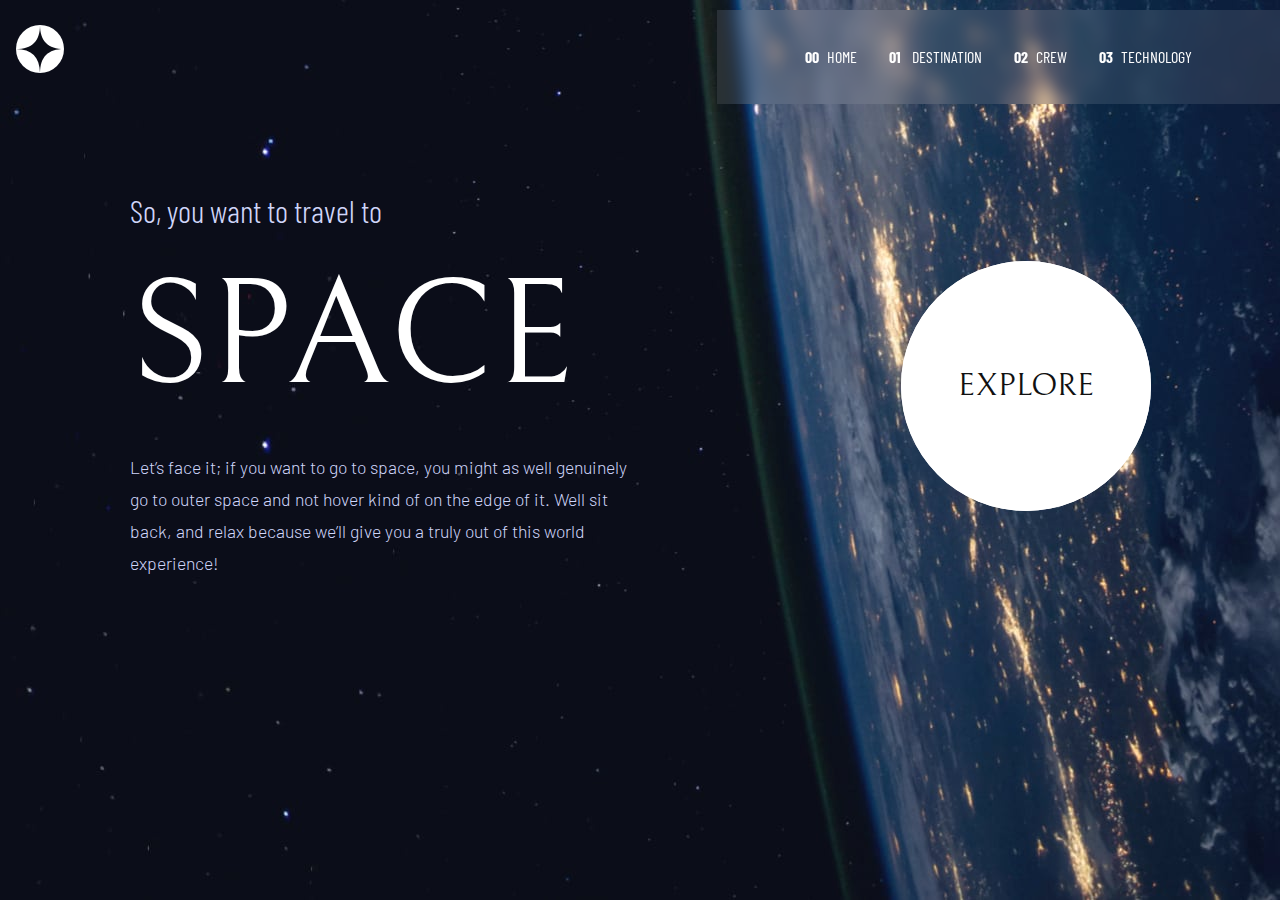
<file: index.html>
<!DOCTYPE html>
<html lang="en">
<head>
  <meta charset="UTF-8">
  <meta name="viewport" content="width=device-width, initial-scale=1.0">
  <link rel="stylesheet" href="/css/style.css">
  <link rel="icon" type="image/png" sizes="32x32" href="./assets/favicon-32x32.png">
  <link rel="preconnect" href="https://fonts.googleapis.com">
  <link rel="preconnect" href="https://fonts.gstatic.com" crossorigin>
  <link href="https://fonts.googleapis.com/css2?family=Barlow+Condensed:wght@300;400&family=Barlow:wght@300;400&family=Bellefair&display=swap" rel="stylesheet">
  <title>Frontend Mentor | Space tourism website</title>
</head>
<body>
    <header class="primary-header" id="header">
      <div>
        <img src="/starter-code/assets/shared/logo.svg" alt="space tourism logo" class="logo">
      </div>

        <button class="menu-btn" aria-controls="primary-nav" aria-expanded="false">
          <span class="sr-only">Menu</span>
        </button>
      <nav class="navbar" id="navbar">
        <ul data-visible="false" id="primary-nav" class="primary-nav">
          <li><a href="/index.html" class="link"><span aria-hidden="true">00</span>Home</a></li>
          <li><a href="/starter-code/destination.html" class="link"><span aria-hidden="true">01</span> Destination</a></li>
          <li><a href="/starter-code/crew-commander.html" class="link"><span aria-hidden="true">02</span>Crew</a></li>
          <li><a href="/starter-code/technology-vehicle.html" class="link"><span aria-hidden="true">03</span>Technology</a></li>
        </ul>
      </nav>
    </header>
<main>
  <section class="primary-hero">
    <div class="hero-space">
      <p>So, you want to travel to</p>
      <h1>Space</h1>
      <p>Let’s face it; if you want to go to space, you might as well genuinely go to 
        outer space and not hover kind of on the edge of it. Well sit back, and relax 
        because we’ll give you a truly out of this world experience!</p>
    </div>
    <div class="explore-cont">
      <div class="explore">
        Explore
      </div>
      </div>
</section>

</main>
<script src="/nav.js" defer></script>
</body>
</html>
</file>
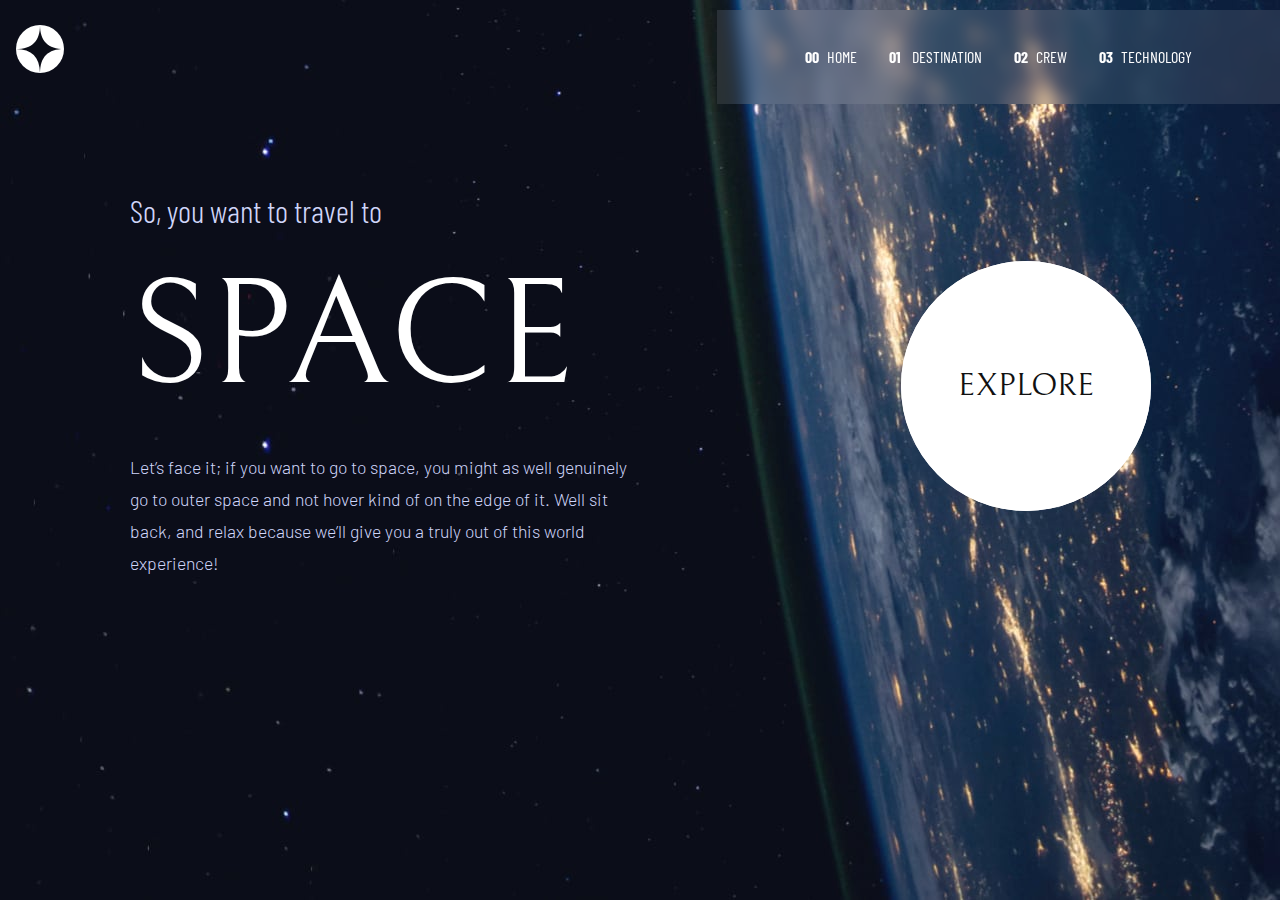
<file: starter-code/index.html>
<!DOCTYPE html>
<html lang="en">
<head>
  <meta charset="UTF-8">
  <meta name="viewport" content="width=device-width, initial-scale=1.0">
  <link rel="stylesheet" href="/css/style.css">
  <link rel="icon" type="image/png" sizes="32x32" href="./assets/favicon-32x32.png">
  <link rel="preconnect" href="https://fonts.googleapis.com">
  <link rel="preconnect" href="https://fonts.gstatic.com" crossorigin>
  <link href="https://fonts.googleapis.com/css2?family=Barlow+Condensed:wght@300;400&family=Barlow:wght@300;400&family=Bellefair&display=swap" rel="stylesheet">
  <title>Frontend Mentor | Space tourism website</title>
</head>
<body>
    <header class="primary-header" id="header">
      <div>
        <img src="/starter-code/assets/shared/logo.svg" alt="space tourism logo" class="logo">
      </div>

        <button class="menu-btn" aria-controls="primary-nav" aria-expanded="false">
          <span class="sr-only">Menu</span>
        </button>
      <nav class="navbar" id="navbar">
        <ul data-visible="false" id="primary-nav" class="primary-nav">
          <li><a href="index.html" class="link"><span aria-hidden="true">00</span>Home</a></li>
          <li><a href="destination.html" class="link"><span aria-hidden="true">01</span> Destination</a></li>
          <li><a href="crew-commander.html" class="link"><span aria-hidden="true">02</span>Crew</a></li>
          <li><a href="technology-vehicle.html" class="link"><span aria-hidden="true">03</span>Technology</a></li>
        </ul>
      </nav>
    </header>
<main>
  <section class="primary-hero">
    <div class="hero-space">
      <p>So, you want to travel to</p>
      <h1>Space</h1>
      <p>Let’s face it; if you want to go to space, you might as well genuinely go to 
        outer space and not hover kind of on the edge of it. Well sit back, and relax 
        because we’ll give you a truly out of this world experience!</p>
    </div>
    <div class="explore-cont">
      <div class="explore">
        Explore
      </div>
      </div>
</section>

</main>
<script src="/nav.js" defer></script>
</body>
</html>
</file>
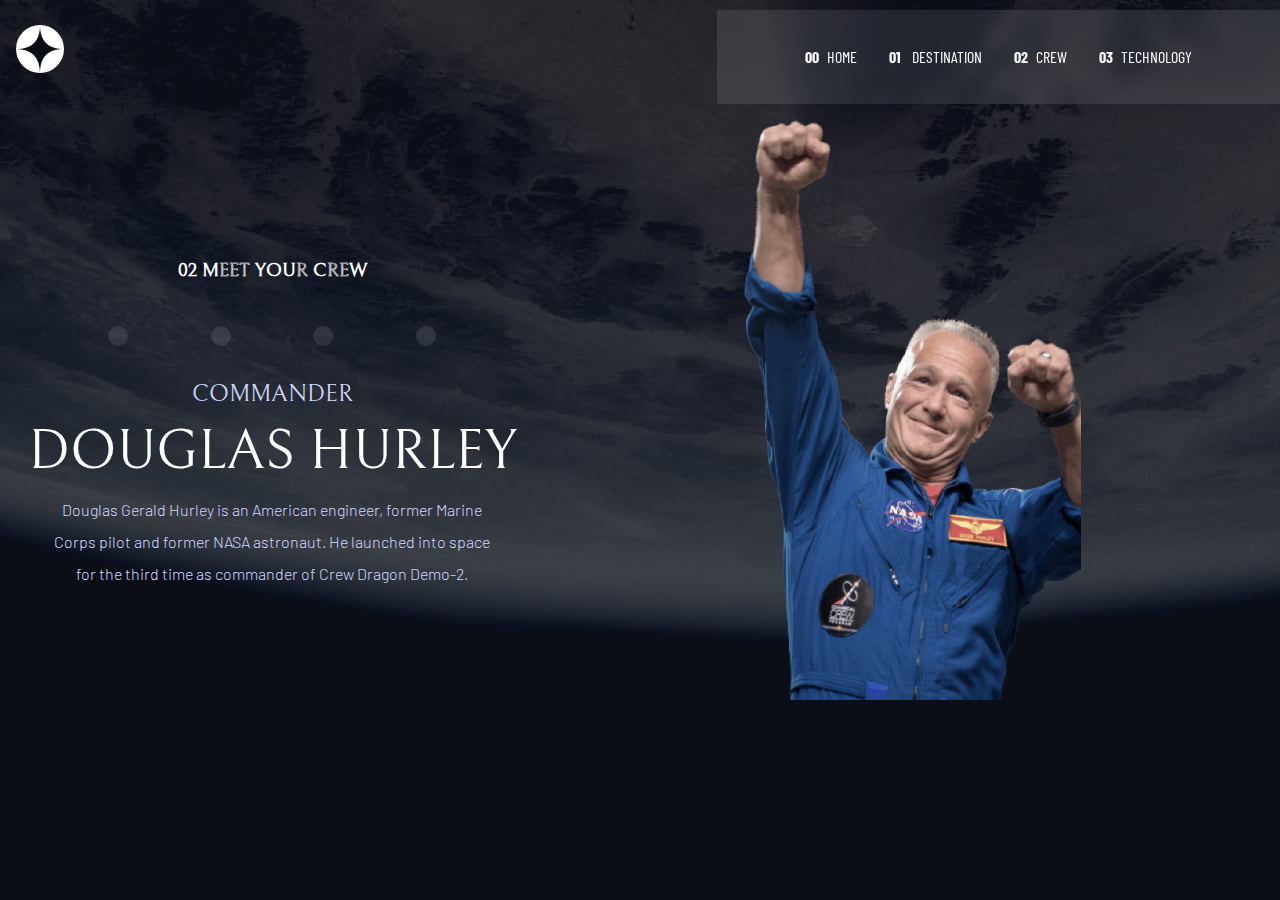
<file: starter-code/crew-commander.html>
<!DOCTYPE html>
<html lang="en">
<head>
  <meta charset="UTF-8">
  <meta name="viewport" content="width=device-width, initial-scale=1.0">
  <link rel="stylesheet" href="/css/style.css">
  <link rel="stylesheet" href="/css/crew.css">
  <link rel="icon" tyspe="image/png" sizes="32x32" href="./assets/favicon-32x32.png">
  <link rel="preconnect" href="https://fonts.googleapis.com">
  <link rel="preconnect" href="https://fonts.gstatic.com" crossorigin>
  <link href="https://fonts.googleapis.com/css2?family=Barlow+Condensed:wght@300;400&family=Barlow:wght@300;400&family=Bellefair&display=swap" rel="stylesheet">
  <title>Frontend Mentor | Space tourism website</title>
</head>
<body>
  <header class="primary-header" id="header">
    <div>
      <img src="/starter-code/assets/shared/logo.svg" alt="space tourism logo" class="logo">
    </div>

      <button class="menu-btn" aria-controls="primary-nav" aria-expanded="false">
        <span class="sr-only">Menu</span>
      </button>
    <nav class="navbar" id="navbar">
      <ul data-visible="false" id="primary-nav" class="primary-nav">
        <li><a href="/index.html"><span aria-hidden="true">00</span>Home</a></li>
        <li><a href="/starter-code/destination.html" ><span aria-hidden="true">01</span> Destination</a></li>
        <li><a href="/starter-code/crew-commander.html"><span aria-hidden="true">02</span>Crew</a></li>
        <li><a href="/starter-code/technology-vehicle.html" ><span aria-hidden="true">03</span>Technology</a></li>
      </ul>
    </nav>
  </header>
  <main>
    <section class="primary-hero column">
      
      <div class="hero-moon crew">
          <div class="container-link-pages-crew" >
              <div class="links-title">
                  <h4>02 Meet your crew
                  </h4>
              </div>
             
              <ul data-visible="false" class="nav-moon">
                  <li ><a href="crew-commander.html" class="link">
                    <span class="sr-only">commander</span></a></li>
                  <li ><a href="crew-specialist.html" class="link" ><span class="sr-only">specialist</span></a></li>
                  <li ><a href="crew-pilot.html" class="link"><span class="sr-only">pilot</span></a></li>
                  <li ><a href="crew-engineer.html" class="link" ><span class="sr-only">engineer</span></a></li>
                </ul>
          </div>
          <div class="moon-description commander">
            <p>Commander</p>
              <h1>
                Douglas Hurley</h1>
              <p>  Douglas Gerald Hurley is an American engineer, former Marine Corps pilot 
                and former NASA astronaut. He launched into space for the third time as 
                commander of Crew Dragon Demo-2.
              </p>
          </div>
      
        
      </div>
      <div class="container-img">
        <div class="container-douglas">
        </div>
      </div>
    </section>
  </main>
  <script src="/nav.js" defer></script>

</body>
</html>
</file>
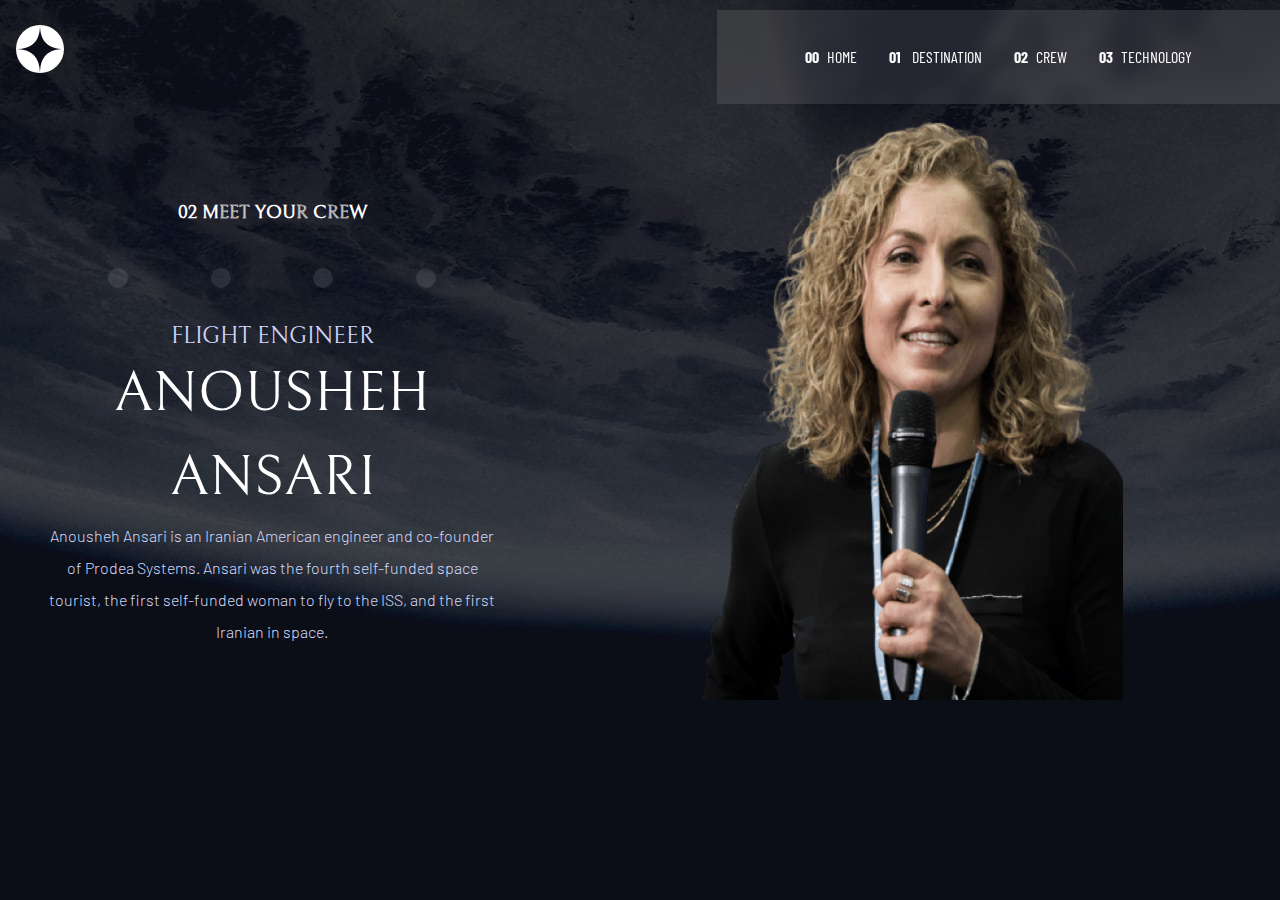
<file: starter-code/crew-engineer.html>
<!DOCTYPE html>
<html lang="en">
<head>
  <meta charset="UTF-8">
  <meta name="viewport" content="width=device-width, initial-scale=1.0">
  <link rel="stylesheet" href="/css/style.css">
  <link rel="stylesheet" href="/css/crew.css">
  <link rel="icon" tyspe="image/png" sizes="32x32" href="./assets/favicon-32x32.png">
  <link rel="preconnect" href="https://fonts.googleapis.com">
  <link rel="preconnect" href="https://fonts.gstatic.com" crossorigin>
  <link href="https://fonts.googleapis.com/css2?family=Barlow+Condensed:wght@300;400&family=Barlow:wght@300;400&family=Bellefair&display=swap" rel="stylesheet">
  <title>Frontend Mentor | Space tourism website</title>
</head>
<body>
  <header class="primary-header" id="header">
    <div>
      <img src="/starter-code/assets/shared/logo.svg" alt="space tourism logo" class="logo">
    </div>

      <button class="menu-btn" aria-controls="primary-nav" aria-expanded="false">
        <span class="sr-only">Menu</span>
      </button>
    <nav class="navbar" id="navbar">
      <ul data-visible="false" id="primary-nav" class="primary-nav">
        <li><a href="/index.html"><span aria-hidden="true">00</span>Home</a></li>
        <li><a href="destination.html" ><span aria-hidden="true">01</span> Destination</a></li>
        <li><a href="crew-commander.html"><span aria-hidden="true">02</span>Crew</a></li>
        <li><a href="technology-vehicle.html" ><span aria-hidden="true">03</span>Technology</a></li>
      </ul>
    </nav>
  </header>
  <main>
    <section class="primary-hero column">
      
      <div class="hero-moon crew">
          <div class="container-link-pages-crew" >
              <div class="links-title">
                  <h4>02 Meet your crew
                  </h4>
              </div>
             
              <ul data-visible="false" class="nav-moon">
                  <li ><a href="crew-commander.html" class="link">
                    <span class="sr-only">commander</span></a></li>
                  <li ><a href="crew-specialist.html" class="link" ><span class="sr-only">specialist</span></a></li>
                  <li ><a href="crew-pilot.html" class="link"><span class="sr-only">pilot</span></a></li>
                  <li ><a href="crew-engineer.html" class="link" ><span class="sr-only">engineer</span></a></li>
                </ul>
          </div>
          <div class="moon-description commander">
            <p>  Flight Engineer</p>
              <h1>
                Anousheh Ansari
              </h1>
              <p>  
                Anousheh Ansari is an Iranian American engineer and co-founder of Prodea Systems. 
                Ansari was the fourth self-funded space tourist, the first self-funded woman to 
                fly to the ISS, and the first Iranian in space.
              </p>
          </div>
      
        
      </div>
      <div class="container-img">
        <div class="container-flight">
        </div>
      </div>
    </section>
  </main>
  <script src="/nav.js" defer></script> 
</body>
</html>
</file>
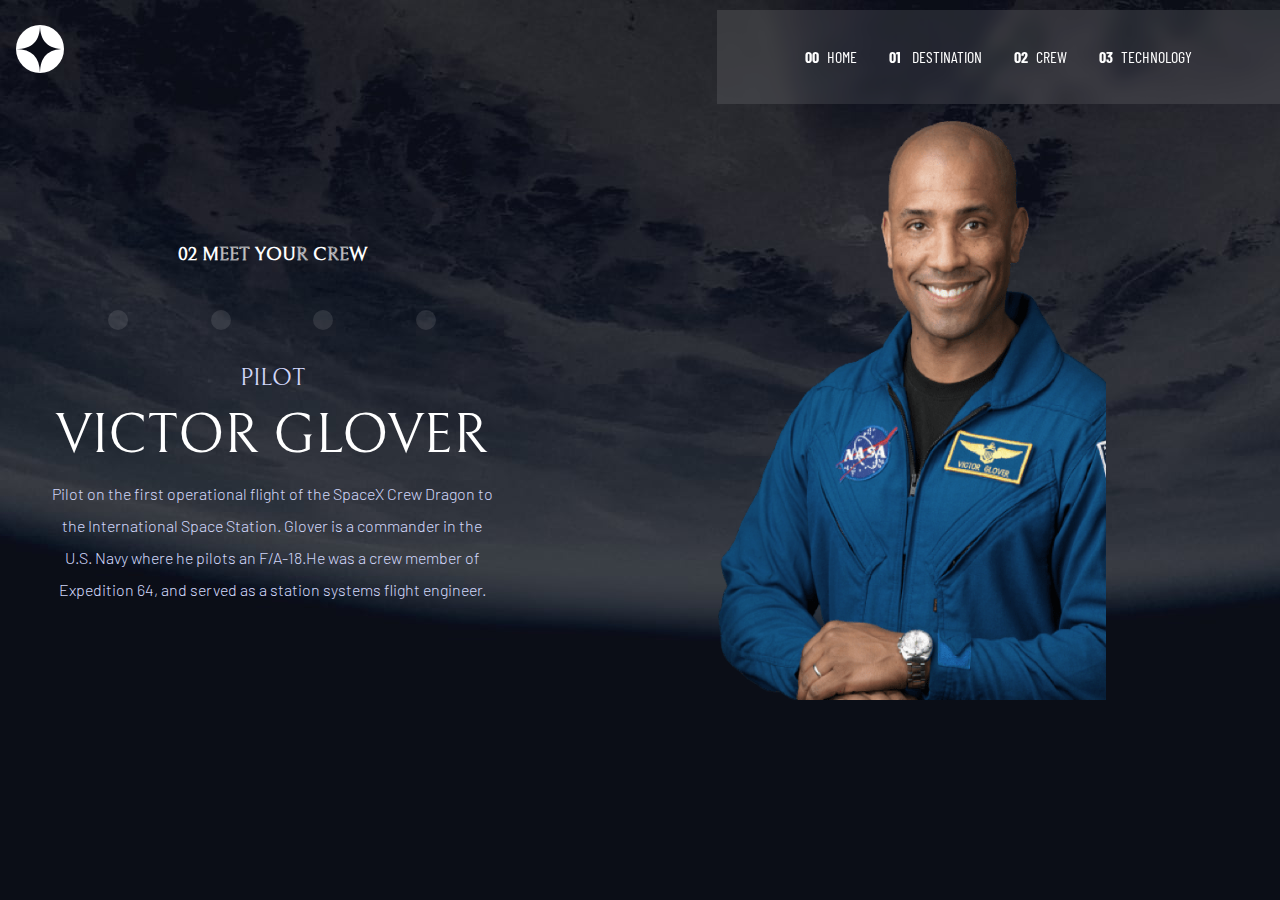
<file: starter-code/crew-pilot.html>
<!DOCTYPE html>
<html lang="en">
<head>
  <meta charset="UTF-8">
  <meta name="viewport" content="width=device-width, initial-scale=1.0">
  <link rel="stylesheet" href="/css/style.css">
  <link rel="stylesheet" href="/css/crew.css">
  <link rel="icon" tyspe="image/png" sizes="32x32" href="./assets/favicon-32x32.png">
  <link rel="preconnect" href="https://fonts.googleapis.com">
  <link rel="preconnect" href="https://fonts.gstatic.com" crossorigin>
  <link href="https://fonts.googleapis.com/css2?family=Barlow+Condensed:wght@300;400&family=Barlow:wght@300;400&family=Bellefair&display=swap" rel="stylesheet">
  <title>Frontend Mentor | Space tourism website</title>
</head>
<body>
  <header class="primary-header" id="header">
    <div>
      <img src="/starter-code/assets/shared/logo.svg" alt="space tourism logo" class="logo">
    </div>

      <button class="menu-btn" aria-controls="primary-nav" aria-expanded="false">
        <span class="sr-only">Menu</span>
      </button>
    <nav class="navbar" id="navbar">
      <ul data-visible="false" id="primary-nav" class="primary-nav">
        <li><a href="/index.html"><span aria-hidden="true">00</span>Home</a></li>
        <li><a href="destination.html" ><span aria-hidden="true">01</span> Destination</a></li>
        <li><a href="crew-commander.html"><span aria-hidden="true">02</span>Crew</a></li>
        <li><a href="technology-vehicle.html" ><span aria-hidden="true">03</span>Technology</a></li>
      </ul>
    </nav>
  </header>
  <main>
    <section class="primary-hero column">
      
      <div class="hero-moon crew">
          <div class="container-link-pages-crew" >
              <div class="links-title">
                  <h4>02 Meet your crew
                  </h4>
              </div>
             
              <ul data-visible="false" class="nav-moon">
                  <li ><a href="crew-commander.html" class="link">
                    <span class="sr-only">commander</span></a></li>
                  <li ><a href="crew-specialist.html" class="link" ><span class="sr-only">specialist</span></a></li>
                  <li ><a href="crew-pilot.html" class="link"><span class="sr-only">pilot</span></a></li>
                  <li ><a href="crew-engineer.html" class="link" ><span class="sr-only">engineer</span></a></li>
                </ul>
          </div>
          <div class="moon-description commander">
            <p>  Pilot
            </p>
              <h1>
                Victor Glover
              </h1>
              <p> Pilot on the first operational flight of the SpaceX Crew Dragon to the 
                International Space Station. Glover is a commander in the U.S. Navy where 
                he pilots an F/A-18.He was a crew member of Expedition 64, and served as a 
                station systems flight engineer. 
              </p>
          </div>
      
        
      </div>
      <div class="container-img">
        <div class="container-pilot">
        </div>
      </div>
    </section>
  </main>
  <script src="/nav.js" defer></script>

  
</body>
</html>
</file>
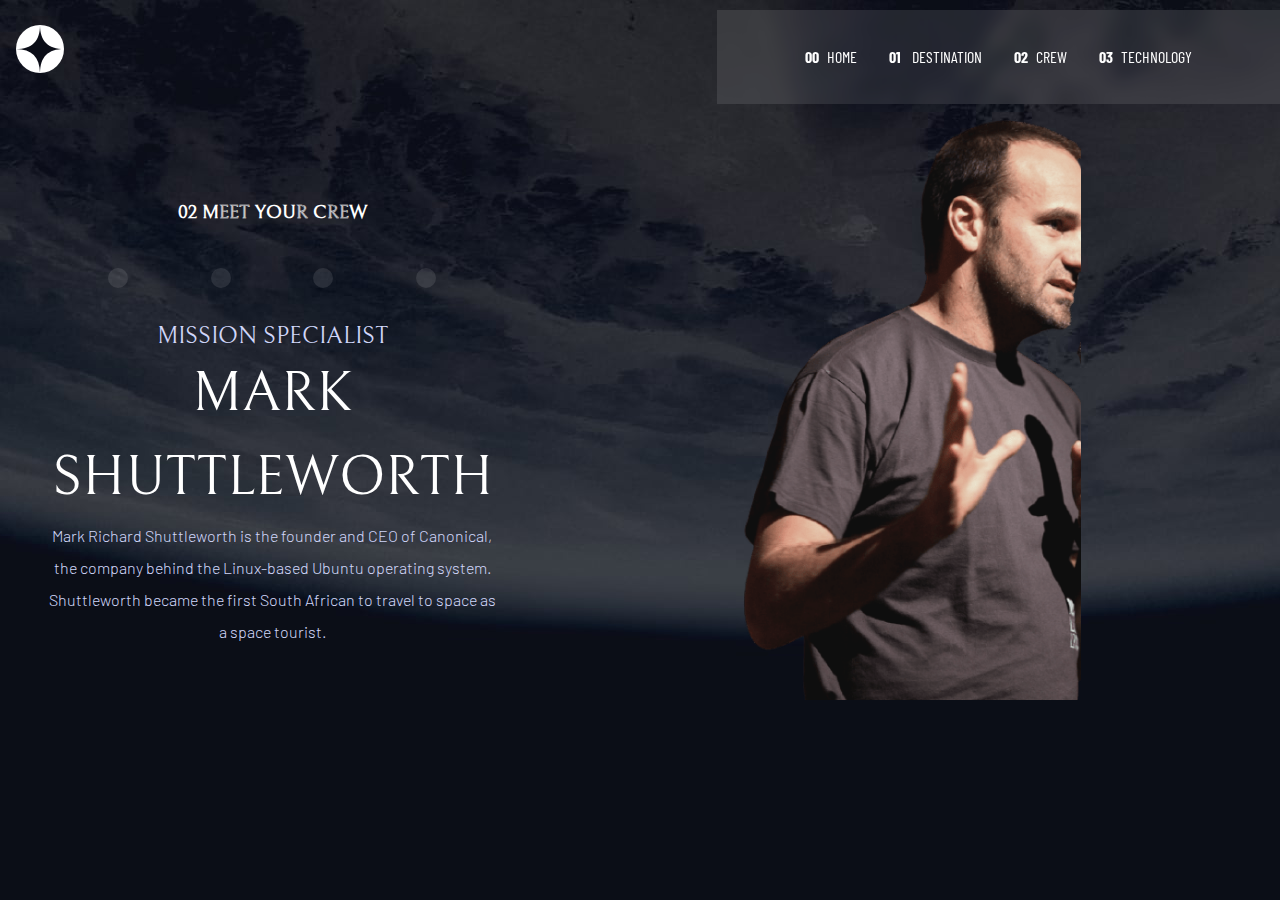
<file: starter-code/crew-specialist.html>
<!DOCTYPE html>
<html lang="en">
<head>
  <meta charset="UTF-8">
  <meta name="viewport" content="width=device-width, initial-scale=1.0">
  <link rel="stylesheet" href="/css/style.css">
  <link rel="stylesheet" href="/css/crew.css">
  <link rel="icon" tyspe="image/png" sizes="32x32" href="./assets/favicon-32x32.png">
  <link rel="preconnect" href="https://fonts.googleapis.com">
  <link rel="preconnect" href="https://fonts.gstatic.com" crossorigin>
  <link href="https://fonts.googleapis.com/css2?family=Barlow+Condensed:wght@300;400&family=Barlow:wght@300;400&family=Bellefair&display=swap" rel="stylesheet">
  <title>Frontend Mentor | Space tourism website</title>
</head>
<body>
  <header class="primary-header" id="header">
    <div>
      <img src="/starter-code/assets/shared/logo.svg" alt="space tourism logo" class="logo">
    </div>

      <button class="menu-btn" aria-controls="primary-nav" aria-expanded="false">
        <span class="sr-only">Menu</span>
      </button>
    <nav class="navbar" id="navbar">
      <ul data-visible="false" id="primary-nav" class="primary-nav">
        <li><a href="/index.html"><span aria-hidden="true">00</span>Home</a></li>
        <li><a href="destination.html" ><span aria-hidden="true">01</span> Destination</a></li>
        <li><a href="crew-commander.html"><span aria-hidden="true">02</span>Crew</a></li>
        <li><a href="technology-vehicle.html" ><span aria-hidden="true">03</span>Technology</a></li>
      </ul>
    </nav>
  </header>
  <main>
    <section class="primary-hero column">
      
      <div class="hero-moon crew">
          <div class="container-link-pages-crew" >
              <div class="links-title">
                  <h4>02 Meet your crew
                  </h4>
              </div>
             
              <ul data-visible="false" class="nav-moon">
                  <li ><a href="crew-commander.html" class="link">
                    <span class="sr-only">commander</span></a></li>
                  <li ><a href="crew-specialist.html" class="link" ><span class="sr-only">specialist</span></a></li>
                  <li ><a href="crew-pilot.html" class="link"><span class="sr-only">pilot</span></a></li>
                  <li ><a href="crew-engineer.html" class="link" ><span class="sr-only">engineer</span></a></li>
                </ul>
          </div>
          <div class="moon-description commander">
            <p> 
              Mission Specialist 
            </p>
              <h1>
               Mark Shuttleworth
              </h1>
              <p> 
                Mark Richard Shuttleworth is the founder and CEO of Canonical, the company behind 
                the Linux-based Ubuntu operating system. Shuttleworth became the first South 
                African to travel to space as a space tourist.
              </p>
          </div>
      
        
      </div>
      <div class="container-img">
        <div class="container-specialist">
        </div>
      </div>
    </section>
  </main>
  <script src="/nav.js" defer></script>



 
</body>
</html>
</file>
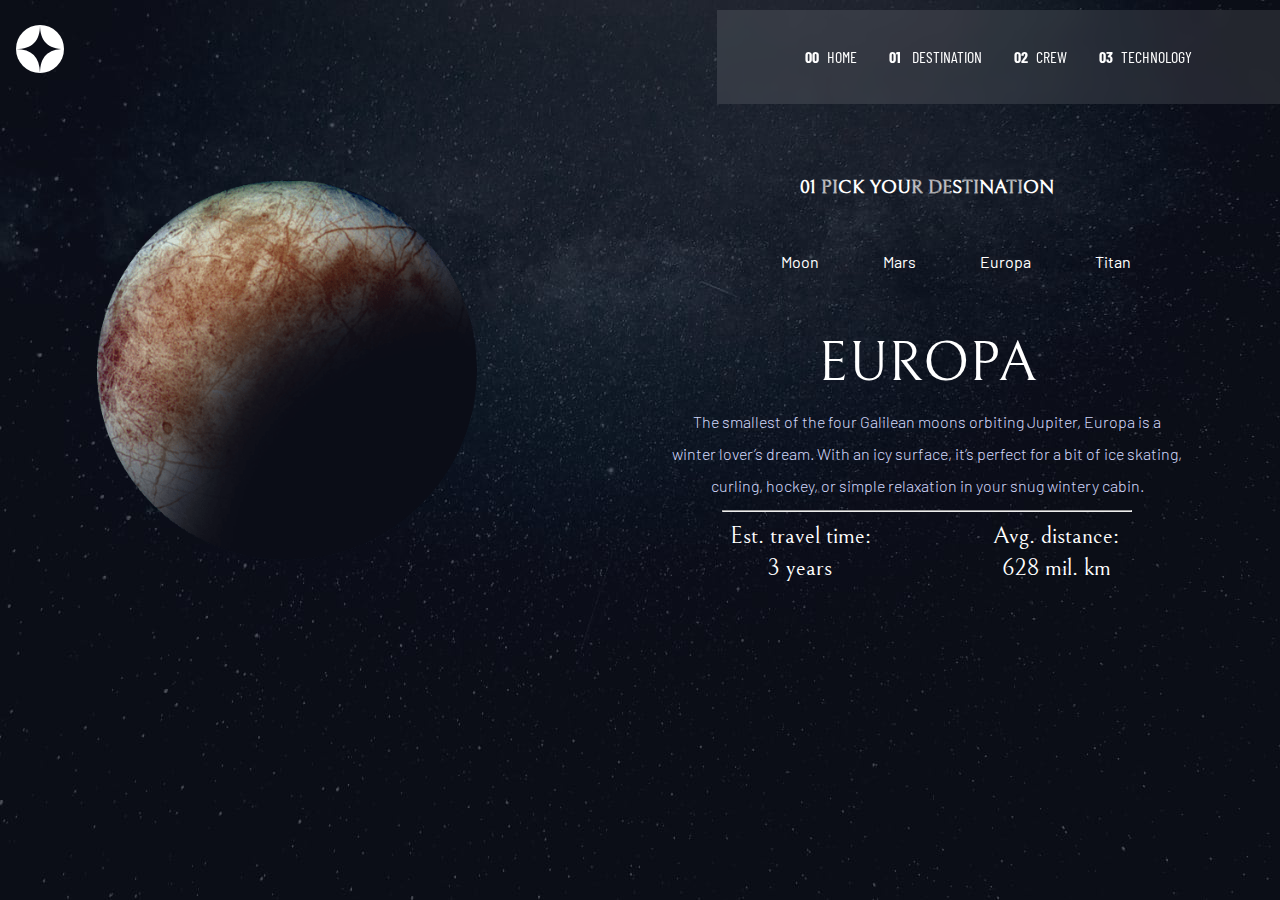
<file: starter-code/destination-europa.html>
<!DOCTYPE html>
<html lang="en">
<head>
  <meta charset="UTF-8">
  <meta name="viewport" content="width=device-width, initial-scale=1.0">
  <link rel="stylesheet" href="/css/style.css">
  <link rel="stylesheet" href="/css/destination.css">
  <link rel="icon" type="image/png" sizes="32x32" href="./assets/favicon-32x32.png">
  <link rel="preconnect" href="https://fonts.googleapis.com">
  <link rel="preconnect" href="https://fonts.gstatic.com" crossorigin>
  <link href="https://fonts.googleapis.com/css2?family=Barlow+Condensed:wght@300;400&family=Barlow:wght@300;400&family=Bellefair&display=swap" rel="stylesheet">
  <title>Frontend Mentor | Space tourism website</title>
</head>
<body>
  <header class="primary-header" id="header">
    <div>
      <img src="/starter-code/assets/shared/logo.svg" alt="space tourism logo" class="logo">
    </div>

      <button class="menu-btn" aria-controls="primary-nav" aria-expanded="false">
        <span class="sr-only">Menu</span>
      </button>
    <nav class="navbar" id="navbar">
      <ul data-visible="false" id="primary-nav" class="primary-nav">
        <li><a href="/index.html" class="link"><span aria-hidden="true">00</span>Home</a></li>
        <li><a href="destination.html" class="link"><span aria-hidden="true">01</span> Destination</a></li>
        <li><a href="crew-commander.html" class="link"><span aria-hidden="true">02</span>Crew</a></li>
        <li><a href="technology-vehicle.html" class="link"><span aria-hidden="true">03</span>Technology</a></li>
      </ul>
    </nav>
  </header>

  <main>
    <section class="primary-hero">
      <div class="container-europa">
      </div>
      <div class="hero-moon">
          <div class="container-link-pages" >
              <div class="links-title">
                  <h2><span>01</span> Pick your destination
                  </h2>
              </div>
             
              <ul data-visible="false" class="nav-moon">
                  <li><a href="destination.html" class="link">Moon</a></li>
                  <li><a href="destination-mars.html" class="link">Mars</a></li>
                  <li><a href="destination-europa.html" class="link">Europa</a></li>
                  <li><a href="destination-titan.html" class="link">Titan</a></li>
                </ul>
          </div>
          <div class="moon-description">
              <h1>Europa</h1>
              <p> The smallest of the four Galilean moons orbiting Jupiter, Europa is a 
                winter lover’s dream. With an icy surface, it’s perfect for a bit of 
                ice skating, curling, hockey, or simple relaxation in your snug 
                wintery cabin.
              </p>
          </div>
      <hr>
          <div class="container-info">
              <div>
                  <p>Est. travel time:</p>
                  <p>  3 years
                  </p>
              </div>
              <div>
                  <p>Avg. distance: </p>
                  <p>  628 mil. km
                  </p>
              </div>
          </div>
      </div>
      
    </section>
  </main>
</body>
<script src="/nav.js" defer></script>
</html>
</file>
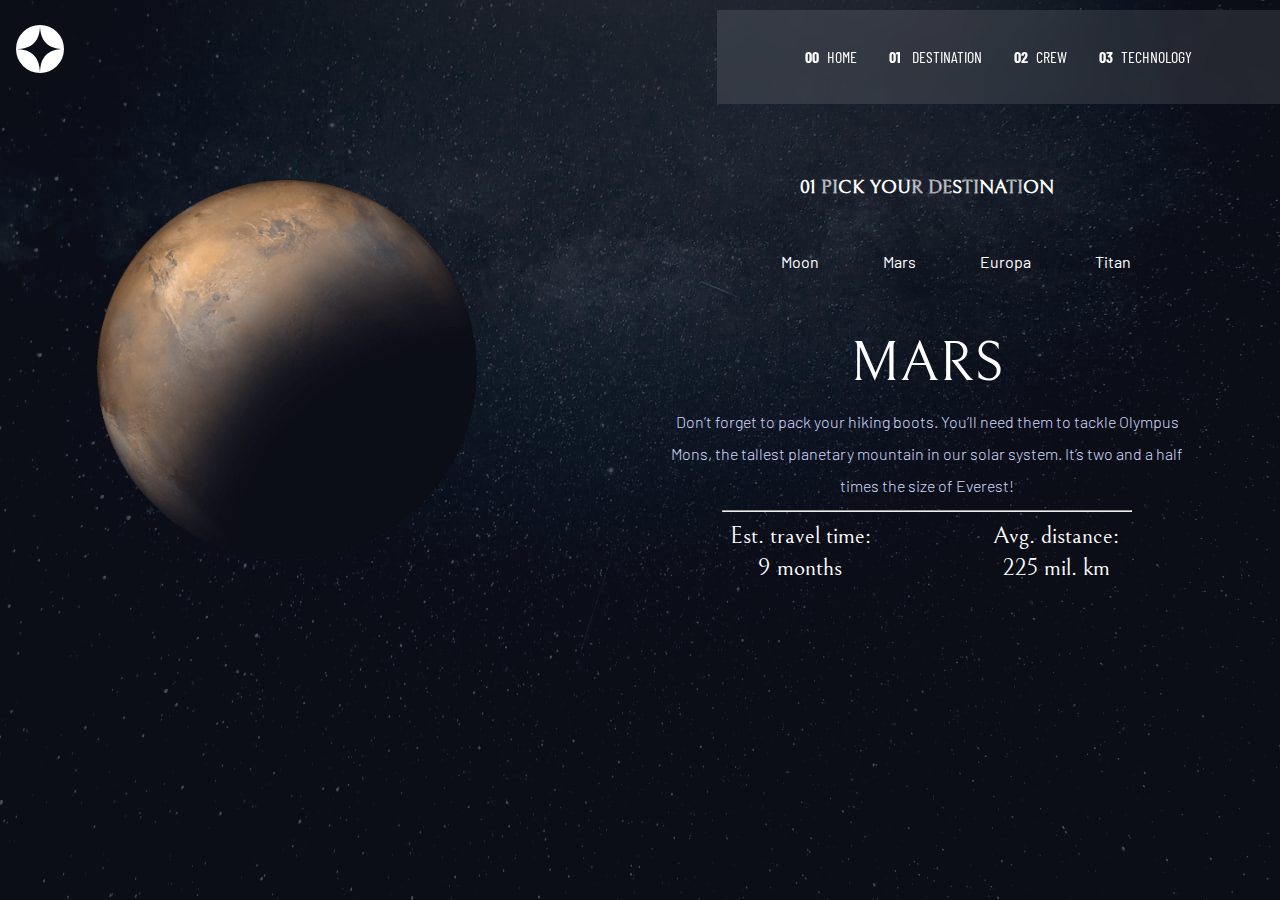
<file: starter-code/destination-mars.html>
<!DOCTYPE html>
<html lang="en">
<head>
  <meta charset="UTF-8">
  <meta name="viewport" content="width=device-width, initial-scale=1.0">
  <link rel="stylesheet" href="/css/style.css">
  <link rel="stylesheet" href="/css/destination.css">
  <link rel="icon" tyspe="image/png" sizes="32x32" href="./assets/favicon-32x32.png">
  <link rel="preconnect" href="https://fonts.googleapis.com">
  <link rel="preconnect" href="https://fonts.gstatic.com" crossorigin>
  <link href="https://fonts.googleapis.com/css2?family=Barlow+Condensed:wght@300;400&family=Barlow:wght@300;400&family=Bellefair&display=swap" rel="stylesheet">
  <title>Frontend Mentor | Space tourism website</title>
</head>
<body>
  <header class="primary-header" id="header">
    <div>
      <img src="/starter-code/assets/shared/logo.svg" alt="space tourism logo" class="logo">
    </div>

      <button class="menu-btn" aria-controls="primary-nav" aria-expanded="false">
        <span class="sr-only">Menu</span>
      </button>
    <nav class="navbar" id="navbar">
      <ul data-visible="false" id="primary-nav" class="primary-nav">
        <li><a href="/index.html" class="link"><span aria-hidden="true">00</span>Home</a></li>
        <li><a href="destination.html" class="link"><span aria-hidden="true">01</span> Destination</a></li>
        <li><a href="crew-commander.html" class="link"><span aria-hidden="true">02</span>Crew</a></li>
        <li><a href="technology-vehicle.html" class="link"><span aria-hidden="true">03</span>Technology</a></li>
      </ul>
    </nav>
  </header>
  <main>
    <section class="primary-hero">
      <div class="container-marsbg">
      </div>
      <div class="hero-moon">
          <div class="container-link-pages" >
              <div class="links-title">
                  <h2><span>01</span> Pick your destination
                  </h2>
              </div>
             
              <ul data-visible="false" class="nav-moon">
                  <li><a href="destination.html" class="link">Moon</a></li>
                  <li><a href="destination-mars.html" class="link">Mars</a></li>
                  <li><a href="destination-europa.html" class="link">Europa</a></li>
                  <li><a href="destination-titan.html" class="link">Titan</a></li>
                </ul>
          </div>
          <div class="moon-description">
              <h1>MARS</h1>
              <p>  Don’t forget to pack your hiking boots. You’ll need them to tackle Olympus Mons, 
                the tallest planetary mountain in our solar system. It’s two and a half times 
                the size of Everest!
              </p>
          </div>
      <hr>
          <div class="container-info">
              <div>
                  <p>Est. travel time:</p>
                  <p>
                    9 months
                  </p>
              </div>
              <div>
                  <p>Avg. distance: </p>
                  <p>225 mil. km
                  </p>
              </div>
          </div>
      </div>
      
    </section>
  </main>
  <script src="/nav.js" defer></script>
</body>
</html>
</file>
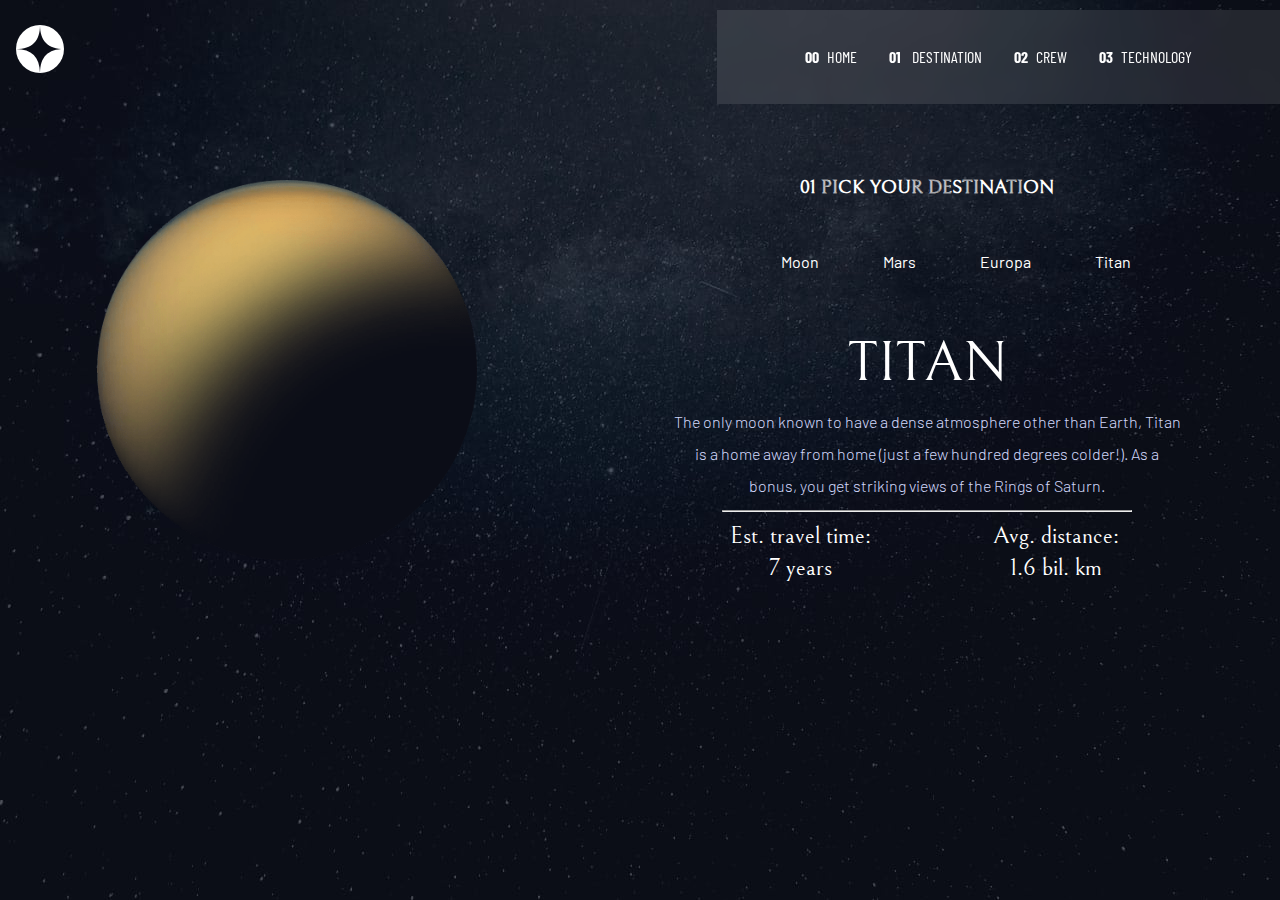
<file: starter-code/destination-titan.html>
<!DOCTYPE html>
<html lang="en">
<head>
  <meta charset="UTF-8">
  <meta name="viewport" content="width=device-width, initial-scale=1.0">
  <link rel="stylesheet" href="/css/style.css">
  <link rel="stylesheet" href="/css/destination.css">
  <link rel="icon" tyspe="image/png" sizes="32x32" href="./assets/favicon-32x32.png">
  <link rel="preconnect" href="https://fonts.googleapis.com">
  <link rel="preconnect" href="https://fonts.gstatic.com" crossorigin>
  <link href="https://fonts.googleapis.com/css2?family=Barlow+Condensed:wght@300;400&family=Barlow:wght@300;400&family=Bellefair&display=swap" rel="stylesheet">
  <title>Frontend Mentor | Space tourism website</title>
</head>
<body>
  <header class="primary-header" id="header">
    <div>
      <img src="/starter-code/assets/shared/logo.svg" alt="space tourism logo" class="logo">
    </div>

      <button class="menu-btn" aria-controls="primary-nav" aria-expanded="false">
        <span class="sr-only">Menu</span>
      </button>
    <nav class="navbar" id="navbar">
      <ul data-visible="false" id="primary-nav" class="primary-nav">
        <li><a href="/index.html" class="link"><span aria-hidden="true">00</span>Home</a></li>
        <li><a href="destination.html" class="link"><span aria-hidden="true">01</span> Destination</a></li>
        <li><a href="crew-commander.html" class="link"><span aria-hidden="true">02</span>Crew</a></li>
        <li><a href="technology-vehicle.html" class="link"><span aria-hidden="true">03</span>Technology</a></li>
      </ul>
    </nav>
  </header>
  <main>
    <section class="primary-hero">
      <div class="container-titan">
      </div>
      <div class="hero-moon">
          <div class="container-link-pages" >
              <div class="links-title">
                  <h2><span>01</span> Pick your destination
                  </h2>
              </div>
             
              <ul data-visible="false" class="nav-moon">
                  <li><a href="destination.html" class="link">Moon</a></li>
                  <li><a href="destination-mars.html" class="link">Mars</a></li>
                  <li><a href="destination-europa.html" class="link">Europa</a></li>
                  <li><a href="destination-titan.html" class="link">Titan</a></li>
                </ul>
          </div>
          <div class="moon-description">
              <h1>  Titan  </h1>
              <p>  The only moon known to have a dense atmosphere other than Earth, Titan 
                is a home away from home (just a few hundred degrees colder!). As a 
                bonus, you get striking views of the Rings of Saturn.
              </p>
          </div>
      <hr>
          <div class="container-info">
              <div>
                  <p>Est. travel time:</p>
                  <p>    7 years
                  </p>
              </div>
              <div>
                  <p>Avg. distance: </p>
                  <p>   1.6 bil. km
                  </p>
              </div>
          </div>
      </div>    
    </section>
  </main>
</body>
<script src="/nav.js" defer></script>
</html>
</file>
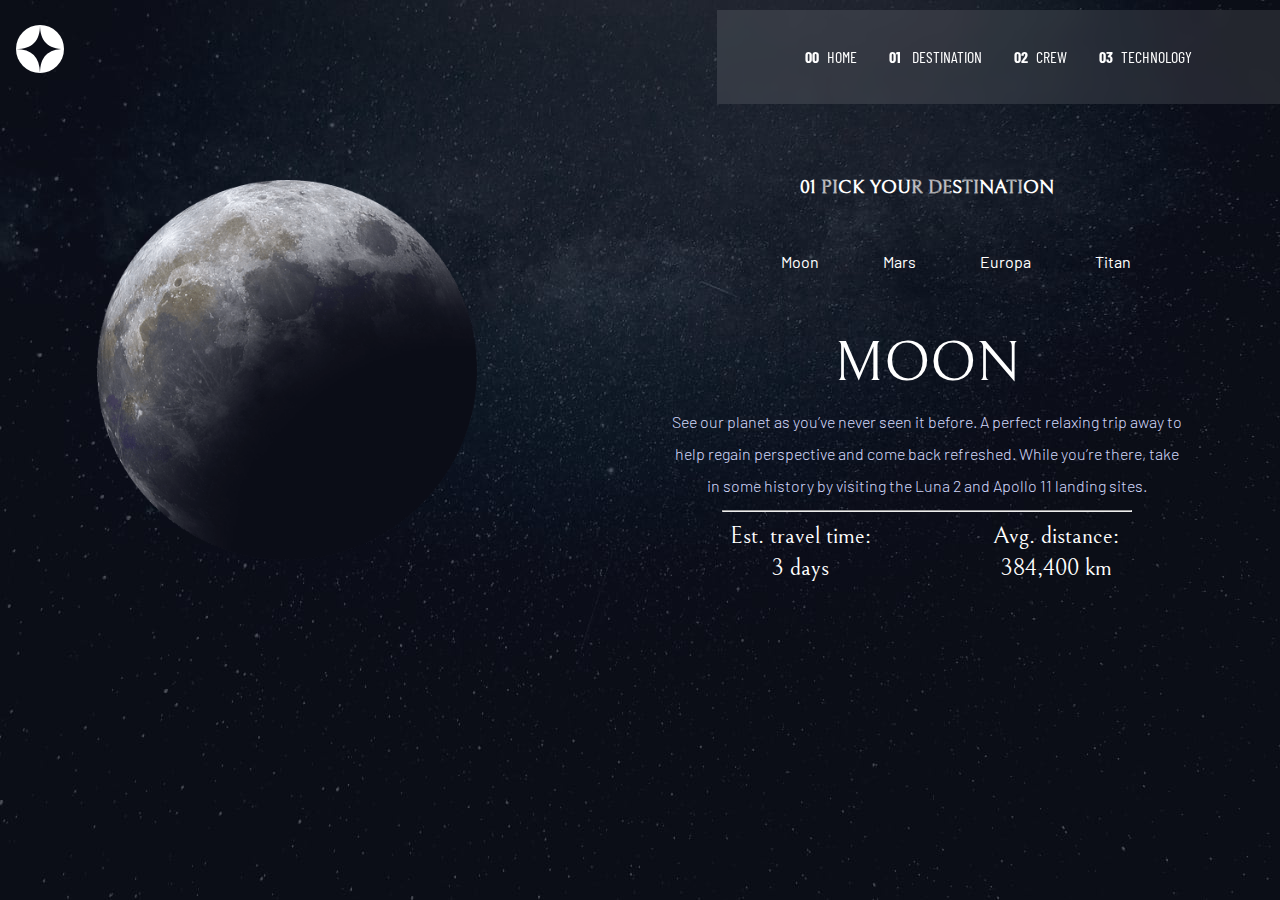
<file: starter-code/destination.html>
<!DOCTYPE html>
<html lang="en">
<head>
  <meta charset="UTF-8">
  <meta name="viewport" content="width=device-width, initial-scale=1.0">
  <link rel="stylesheet" href="/css/style.css">
  <link rel="stylesheet" href="/css/destination.css">
  <link rel="icon" type="image/png" sizes="32x32" href="./assets/favicon-32x32.png">
  <link rel="preconnect" href="https://fonts.googleapis.com">
  <link rel="preconnect" href="https://fonts.gstatic.com" crossorigin>
  <link href="https://fonts.googleapis.com/css2?family=Barlow+Condensed:wght@300;400&family=Barlow:wght@300;400&family=Bellefair&display=swap" rel="stylesheet">

  <title>Frontend Mentor | Space tourism website</title>
</head>
<body>
    <header class="primary-header" id="header">
      <div>
        <img src="/starter-code/assets/shared/logo.svg" alt="space tourism logo" class="logo">
      </div>

        <button class="menu-btn" aria-controls="primary-nav" aria-expanded="false">
          <span class="sr-only">Menu</span>
        </button>
      <nav class="navbar" id="navbar">
        <ul data-visible="false" id="primary-nav" class="primary-nav">
          <li><a href="/index.html" class="link"><span aria-hidden="true">00</span>Home</a></li>
          <li><a href="destination.html" class="link"><span aria-hidden="true">01</span> Destination</a></li>
          <li><a href="crew-commander.html" class="link"><span aria-hidden="true">02</span>Crew</a></li>
          <li><a href="technology-vehicle.html" class="link"><span aria-hidden="true">03</span>Technology</a></li>
        </ul>
      </nav>
    </header>
<main>
  <section class="primary-hero">
    <div class="container-moonbg">
    </div>
    <div class="hero-moon">
        <div class="container-link-pages" >
            <div class="links-title">
                <h2><span>01</span> Pick your destination
                </h2>
            </div>
            <ul data-visible="false" class="nav-moon">
                <li><a href="destination.html" class="link">Moon</a></li>
                <li><a href="destination-mars.html" class="link">Mars</a></li>
                <li><a href="destination-europa.html" class="link">Europa</a></li>
                <li><a href="destination-titan.html" class="link">Titan</a></li>
              </ul>
        </div>
        <div class="moon-description">
            <h1>MOON</h1>
            <p>See our planet as you’ve never seen it before. A perfect relaxing trip away to help 
              regain perspective and come back refreshed. While you’re there, take in some history 
              by visiting the Luna 2 and Apollo 11 landing sites.
            </p>
        </div>
    <hr>
        <div class="container-info">
            <div>
                <p>Est. travel time:</p>
                <p>
                    3 days
                </p>
            </div>
            <div>
                <p>Avg. distance: </p>
                <p>384,400 km</p>
            </div>
        </div>
    </div>
    
  </section>
</main>
<script src="/nav.js" defer></script>
</body>
</html>
</file>
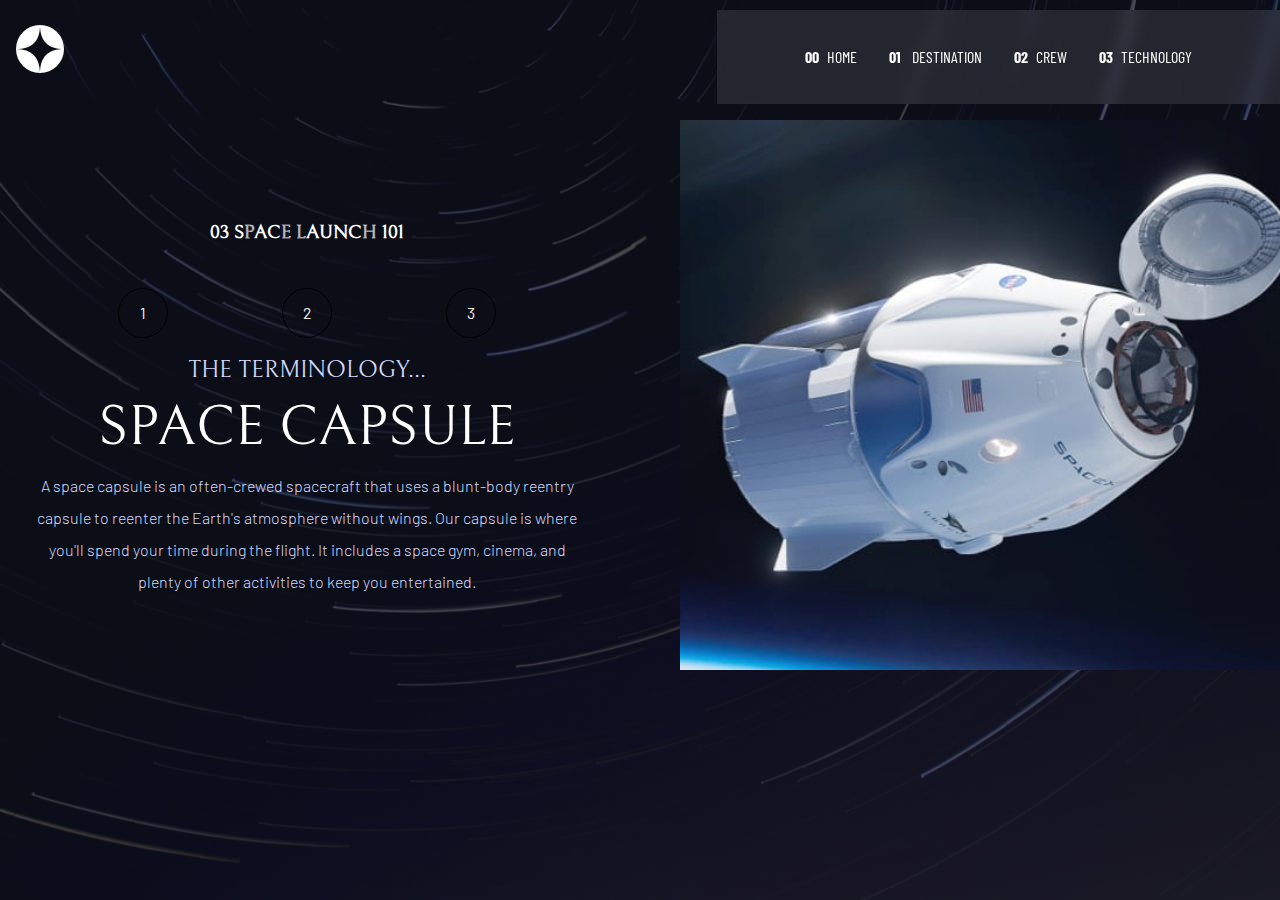
<file: starter-code/technology-capsule.html>
<!DOCTYPE html>
<html lang="en">
<head>
  <meta charset="UTF-8">
  <meta name="viewport" content="width=device-width, initial-scale=1.0">
  <link rel="stylesheet" href="/css/style.css">
  <link rel="stylesheet" href="/css/technology.css">
  <link rel="icon" type="image/png" sizes="32x32" href="./assets/favicon-32x32.png">
  <link rel="preconnect" href="https://fonts.googleapis.com">
  <link rel="preconnect" href="https://fonts.gstatic.com" crossorigin>
  <link href="https://fonts.googleapis.com/css2?family=Barlow+Condensed:wght@300;400&family=Barlow:wght@300;400&family=Bellefair&display=swap" rel="stylesheet">
  <title>Frontend Mentor | Space tourism website</title>
</head>
<body>
  <header class="primary-header" id="header">
    <div>
      <img src="/starter-code/assets/shared/logo.svg" alt="space tourism logo" class="logo">
    </div>

      <button class="menu-btn" aria-controls="primary-nav" aria-expanded="false">
        <span class="sr-only">Menu</span>
      </button>
    <nav class="navbar" id="navbar">
      <ul data-visible="false" id="primary-nav" class="primary-nav">
        <li><a href="/index.html" class="link"><span aria-hidden="true">00</span>Home</a></li>
        <li><a href="destination.html" class="link"><span aria-hidden="true">01</span> Destination</a></li>
        <li><a href="crew-commander.html" class="link"><span aria-hidden="true">02</span>Crew</a></li>
        <li><a href="technology-vehicle.html" class="link"><span aria-hidden="true">03</span>Technology</a></li>
      </ul>
    </nav>
  </header>
  <main>
    <section class="primary-hero column ">
      
      <div class="hero-moon hero-tec">
          <div class="container-link-tec">
              <div class="links-title">
                  <h4>
                    03 Space launch 101
                  </h4>
              </div>
              <ul data-visible="false" class="nav-moon">
                  <li ><a href="technology-vehicle.html" class="link-tec">1</a></li>
                  <li ><a href="technology-spaceport.html" class="link-tec" >2</a></li>
                  <li ><a href="technology-capsule.html" class="link-tec">3</a></li>
                </ul>
          </div>
          <div class="moon-description commander">
            <p> 
              The terminology...
            </p>
              <h1>
                Space capsule
              </h1>
              <p>              
                A space capsule is an often-crewed spacecraft that uses a blunt-body reentry 
                capsule to reenter the Earth's atmosphere without wings. Our capsule is where 
                you'll spend your time during the flight. It includes a space gym, cinema, 
                and plenty of other activities to keep you entertained.
              </p>
          </div>
      </div>
      <div class="container-img">
        <div class="container-capsule">
        </div>
      </div>
    </section>
  </main>
  <script src="/nav.js" defer></script>
</body>
</html>
</file>
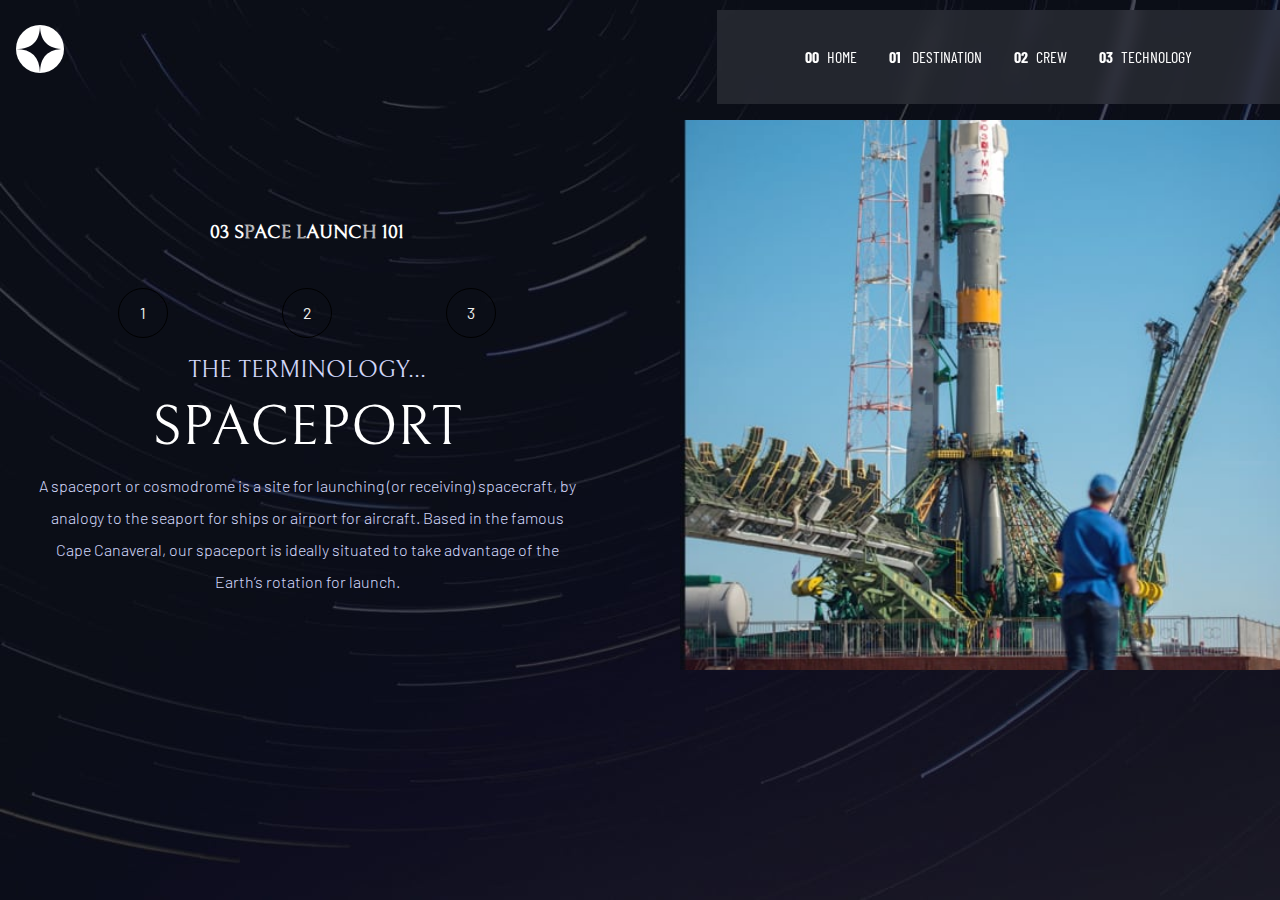
<file: starter-code/technology-spaceport.html>
<!DOCTYPE html>
<html lang="en">
<head>
  <meta charset="UTF-8">
  <meta name="viewport" content="width=device-width, initial-scale=1.0">
  <link rel="stylesheet" href="/css/style.css">
  <link rel="stylesheet" href="/css/technology.css">
  <link rel="icon" type="image/png" sizes="32x32" href="./assets/favicon-32x32.png">
  <link rel="preconnect" href="https://fonts.googleapis.com">
  <link rel="preconnect" href="https://fonts.gstatic.com" crossorigin>
  <link href="https://fonts.googleapis.com/css2?family=Barlow+Condensed:wght@300;400&family=Barlow:wght@300;400&family=Bellefair&display=swap" rel="stylesheet">
  <title>Frontend Mentor | Space tourism website</title>
</head>
<body>
  <header class="primary-header" id="header">
    <div>
      <img src="/starter-code/assets/shared/logo.svg" alt="space tourism logo" class="logo">
    </div>

      <button class="menu-btn" aria-controls="primary-nav" aria-expanded="false">
        <span class="sr-only">Menu</span>
      </button>
    <nav class="navbar" id="navbar">
      <ul data-visible="false" id="primary-nav" class="primary-nav">
        <li><a href="/index.html" class="link"><span aria-hidden="true">00</span>Home</a></li>
        <li><a href="destination.html" class="link"><span aria-hidden="true">01</span> Destination</a></li>
        <li><a href="crew-commander.html" class="link"><span aria-hidden="true">02</span>Crew</a></li>
        <li><a href="technology-vehicle.html" class="link"><span aria-hidden="true">03</span>Technology</a></li>
      </ul>
    </nav>
  </header>
  <main>
    <section class="primary-hero column ">
      
      <div class="hero-moon hero-tec">
          <div class="container-link-tec">
              <div class="links-title">
                  <h4>
                    03 Space launch 101
                  </h4>
              </div>
              <ul data-visible="false" class="nav-moon">
                  <li ><a href="technology-vehicle.html" class="link-tec">1</a></li>
                  <li ><a href="technology-spaceport.html" class="link-tec" >2</a></li>
                  <li ><a href="technology-capsule.html" class="link-tec">3</a></li>
                </ul>
          </div>
          <div class="moon-description commander">
            <p> 
              The terminology...
            </p>
              <h1>
                Spaceport
              </h1>
              <p>             
                A spaceport or cosmodrome is a site for launching (or receiving) spacecraft, 
                by analogy to the seaport for ships or airport for aircraft. Based in the 
                famous Cape Canaveral, our spaceport is ideally situated to take advantage 
                of the Earth’s rotation for launch.
              </p>
          </div>
      </div>
      <div class="container-img">
        <div class="container-spaceport">
        </div>
      </div>
    </section>
  </main>
  <script src="/nav.js" defer></script>

</body>
</html>
</file>
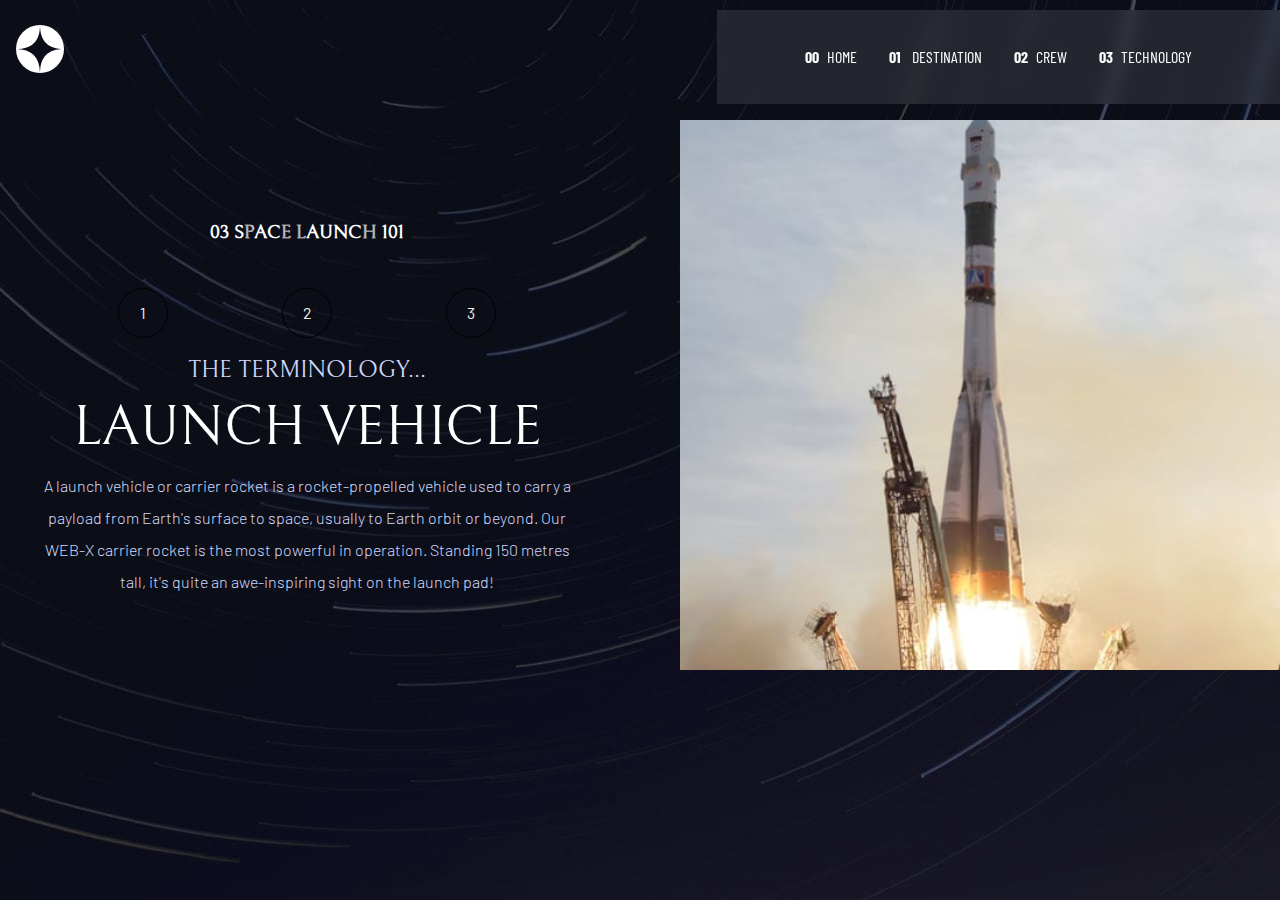
<file: starter-code/technology-vehicle.html>
<!DOCTYPE html>
<html lang="en">
<head>
  <meta charset="UTF-8">
  <meta name="viewport" content="width=device-width, initial-scale=1.0">
  <link rel="stylesheet" href="/css/style.css">
  <link rel="stylesheet" href="/css/technology.css">
  <link rel="icon" type="image/png" sizes="32x32" href="./assets/favicon-32x32.png">
  <link rel="preconnect" href="https://fonts.googleapis.com">
  <link rel="preconnect" href="https://fonts.gstatic.com" crossorigin>
  <link href="https://fonts.googleapis.com/css2?family=Barlow+Condensed:wght@300;400&family=Barlow:wght@300;400&family=Bellefair&display=swap" rel="stylesheet">
  <title>Frontend Mentor | Space tourism website</title>
</head>
<body>
  <header class="primary-header" id="header">
    <div>
      <img src="/starter-code/assets/shared/logo.svg" alt="space tourism logo" class="logo">
    </div>

      <button class="menu-btn" aria-controls="primary-nav" aria-expanded="false">
        <span class="sr-only">Menu</span>
      </button>
    <nav class="navbar" id="navbar">
      <ul data-visible="false" id="primary-nav" class="primary-nav">
        <li><a href="/index.html" class="link"><span aria-hidden="true">00</span>Home</a></li>
        <li><a href="destination.html" class="link"><span aria-hidden="true">01</span> Destination</a></li>
        <li><a href="crew-commander.html" class="link"><span aria-hidden="true">02</span>Crew</a></li>
        <li><a href="technology.html" class="link"><span aria-hidden="true">03</span>Technology</a></li>
      </ul>
    </nav>
  </header>
  <main>
    <section class="primary-hero column ">
      
      <div class="hero-moon hero-tec">
          <div class="container-link-tec">
              <div class="links-title">
                  <h4>
                    03 Space launch 101
                  </h4>
              </div>
              <ul data-visible="false" class="nav-moon">
                  <li ><a href="technology-vehicle.html" class="link-tec">1</a></li>
                  <li ><a href="technology-spaceport.html" class="link-tec" >2</a></li>
                  <li ><a href="technology-capsule.html" class="link-tec">3</a></li>
                </ul>
          </div>
          <div class="moon-description commander">
            <p> 
              The terminology...
            </p>
              <h1>
                Launch vehicle
              </h1>
              <p> 
                A launch vehicle or carrier rocket is a rocket-propelled vehicle used to carry a 
                payload from Earth's surface to space, usually to Earth orbit or beyond. Our 
                WEB-X carrier rocket is the most powerful in operation. Standing 150 metres tall, 
                it's quite an awe-inspiring sight on the launch pad!
              </p>
          </div>
      
        
      </div>
      <div class="container-img">
        <div class="container-vehicle">
        </div>
      </div>
    </section>
  </main>
  <script src="/nav.js" defer></script>


  
</body>
</html>
</file>
<file: css/style.css>
.primary-hero {
  width: 100%;
  display: flex;
  justify-content: space-around;
  align-items: center; }
  @media (max-width: 35em) {
    .primary-hero {
      flex-direction: column;
      gap: 2.5rem; } }
  @media (min-width: 561px) and (max-width: 850px) {
    .primary-hero {
      flex-direction: column;
      gap: 2.5rem; } }
  @media (min-width: 800px) {
    .primary-hero {
      min-height: 500px; } }
  .primary-hero .hero-space {
    width: 40%; }
    @media (max-width: 35em) {
      .primary-hero .hero-space {
        width: 100%;
        text-align: center;
        padding: 2rem 0;
        margin-bottom: 1rem; } }
    @media (min-width: 561px) and (max-width: 850px) {
      .primary-hero .hero-space {
        width: 80%;
        text-align: center;
        padding: .95rem 0; } }
    .primary-hero .hero-space p:first-child {
      font-family: "Barlow Condensed", sans-serif;
      font-size: 2rem; }
      @media (max-width: 35em) {
        .primary-hero .hero-space p:first-child {
          display: none; } }
    .primary-hero .hero-space p {
      font-family: "Barlow", sans-serif;
      margin: 0;
      line-height: 2rem;
      font-size: 1.1rem;
      color: #D0D6F9;
      font-weight: 300; }
      @media (max-width: 35em) {
        .primary-hero .hero-space p {
          font-size: .95rem;
          padding: 0 3rem; } }
      @media (min-width: 561px) and (max-width: 850px) {
        .primary-hero .hero-space p {
          font-size: .95rem;
          padding: 0 3rem; } }
    .primary-hero .hero-space h1 {
      margin: 0;
      font-family: "Bellefair", serif;
      font-weight: 400;
      font-size: 150px;
      text-transform: uppercase; }
      @media (max-width: 35em) {
        .primary-hero .hero-space h1 {
          font-size: 80px;
          margin-bottom: 1rem; } }
      @media (min-width: 561px) and (max-width: 850px) {
        .primary-hero .hero-space h1 {
          font-size: 80px;
          margin-bottom: 1rem; } }

/*Index.html header styles*/
.primary-header {
  width: 100%;
  display: flex;
  align-items: center;
  justify-content: space-between; }
  @media (min-width: 999px) {
    .primary-header {
      margin-bottom: 2rem; } }
  .primary-header .logo {
    margin: 1rem; }
  .primary-header .menu-btn {
    display: none; }
  .primary-header .primary-nav {
    display: flex;
    padding: 0;
    margin: 0;
    background-color: rgba(255, 255, 255, 0.1);
    backdrop-filter: blur(0.5rem); }
    .primary-header .primary-nav li {
      margin: 1rem;
      font-family: "Barlow Condensed", sans-serif;
      font-weight: 400;
      text-transform: uppercase; }
      .primary-header .primary-nav li a:hover {
        border-bottom: 1px solid white;
        transition: 1s ease-in-out; }
      .primary-header .primary-nav li a span {
        font-weight: bold;
        margin-inline-end: .5rem; }
  .primary-header .primary-nav[data-visible="true"] {
    transform: translateX(0%); }
  @media (max-width: 35em) {
    .primary-header .primary-nav {
      gap: 2em;
      position: fixed;
      inset: 0 0 0 30%;
      z-index: 1000;
      flex-direction: column;
      padding: min(30vh, 10rem) 2em;
      transform: translateX(100%);
      transition: transform 350ms ease-out; }
    .primary-header .menu-btn {
      display: block;
      position: absolute;
      z-index: 9999;
      background-color: transparent;
      background: url("/starter-code/assets/shared/icon-hamburger.svg");
      background-repeat: no-repeat;
      width: 2rem;
      border: 0;
      aspect-ratio: 1;
      top: 2rem;
      right: 2rem; }
    .primary-header .menu-btn[aria-expanded="true"] {
      background: url("/starter-code/assets/shared/icon-close.svg");
      background-repeat: no-repeat; } }
  @media (min-width: 35em) and (max-width: 55em) {
    .primary-header .primary-nav a > span[aria-hidden] {
      display: none; } }
  @media (min-width: 35em) {
    .primary-header .primary-nav {
      margin-top: 10px;
      padding-block: 1.2rem;
      padding-inline: clamp(3rem, 8vh, 10rem); } }

.explore-cont {
  width: 250px;
  height: 250px;
  border-radius: 50%;
  font-family: "Bellefair", serif;
  display: flex;
  z-index: 222;
  justify-content: center;
  align-items: center;
  background-color: #fff;
  position: relative; }
  .explore-cont::after {
    content: "";
    position: absolute;
    top: 0;
    width: 250px;
    height: 250px;
    z-index: 1;
    animation: crecer 4s infinite;
    border-radius: 50%;
    background-color: #fff; }
    @media (max-width: 35em) {
      .explore-cont::after {
        display: none; } }
    @media (min-width: 560px) and (max-width: 1000px) {
      .explore-cont::after {
        display: none; } }
  @media (min-width: 560px) and (max-width: 1000px) {
    .explore-cont {
      width: 200px;
      height: 200px; }
      .explore-cont:hover {
        transition: .5s ease;
        transform: scale(1.3);
        opacity: .4; } }
  .explore-cont .explore {
    color: #111;
    font-size: 2rem;
    text-transform: uppercase;
    z-index: 999; }
    @media (max-width: 35em) {
      .explore-cont .explore {
        font-size: 1.5rem; } }

@keyframes crecer {
  0% {
    width: 250px; }
  50% {
    transition: .5s ease;
    transform: scale(1.3);
    opacity: .2; }
  100% {
    width: 250px; } }
* {
  box-sizing: border-box; }

body {
  min-height: 100vh;
  line-height: 1.5;
  margin: 0;
  background-image: url("/starter-code/assets/home/background-home-desktop.jpg");
  background-repeat: no-repeat;
  background-position: center;
  background-size: cover;
  background-attachment: fixed;
  color: #fff;
  font-family: "Barlow", sans-serif;
  overflow-x: hidden; }
  body a {
    text-decoration: none;
    color: inherit; }
  body li {
    list-style: none; }
  @media (max-width: 560px) {
    body {
      background: url("/starter-code/assets/home/background-home-mobile.jpg") no-repeat center/cover;
      overflow-x: hidden;
      min-height: 110vh; } }

.sr-only {
  display: none; }

/*# sourceMappingURL=style.css.map */
</file>
<file: css/crew.css>
.hero-moon {
  width: 40%;
  text-align: center; }
  @media (max-width: 35em) {
    .hero-moon {
      width: 100%;
      padding: 2rem 0;
      margin-bottom: 1rem; } }
  @media (min-width: 561px) and (max-width: 850px) {
    .hero-moon {
      width: 100%;
      padding: .95rem 0; } }
  @media (min-width: 850px) and (max-width: 1000px) {
    .hero-moon {
      width: 60%;
      padding: .95rem 0; } }
  .hero-moon p {
    font-family: "Barlow", sans-serif;
    margin: 0;
    line-height: 2rem;
    font-size: 1rem;
    color: #D0D6F9;
    font-weight: 300; }
    @media (max-width: 35em) {
      .hero-moon p {
        font-size: .95rem;
        padding: 0 3rem; } }
    @media (min-width: 561px) and (max-width: 850px) {
      .hero-moon p {
        font-size: .95rem;
        padding: 0 3rem; } }
  .hero-moon h1 {
    margin: 0;
    font-family: "Bellefair", serif;
    font-weight: 400;
    font-size: 80px;
    text-transform: uppercase; }
    @media (max-width: 35em) {
      .hero-moon h1 {
        font-size: 80px;
        margin-bottom: 1rem; } }
    @media (min-width: 561px) and (max-width: 850px) {
      .hero-moon h1 {
        font-size: 80px;
        margin-bottom: 1rem; } }
  .hero-moon .moon-description {
    text-align: center; }
    .hero-moon .moon-description h1 {
      font-size: 3.5rem;
      margin: 0; }
      @media (max-width: 35em) {
        .hero-moon .moon-description h1 {
          font-size: 2.8rem; } }
    .hero-moon .moon-description p {
      font-size: 1rem; }
      @media (max-width: 35em) {
        .hero-moon .moon-description p {
          font-size: .8rem; } }
  .hero-moon .container-info {
    display: flex;
    justify-content: space-around;
    margin-top: .5rem; }
    .hero-moon .container-info p {
      font-size: 1.5rem;
      font-family: "Bellefair", serif;
      color: inherit;
      margin-right: .3rem; }
      @media (max-width: 35em) {
        .hero-moon .container-info p {
          font-size: .9rem; } }
    .hero-moon .container-info div {
      display: flex;
      flex-direction: column;
      text-align: center; }
      @media (max-width: 35em) {
        .hero-moon .container-info div {
          flex-direction: column; } }

@media (max-width: 35em) {
  .crew {
    padding: 0; } }

.commander p:first-child {
  font-family: "Bellefair", serif;
  font-size: 1.5rem;
  text-transform: uppercase;
  color: #D0D6F9; }
.commander p:last-child {
  padding: 0 2rem; }

.container-link-pages-crew {
  width: 100%;
  display: flex;
  flex-direction: column;
  align-items: center;
  margin-bottom: 1rem; }
  .container-link-pages-crew .links-title {
    width: 100%;
    display: flex;
    justify-content: center; }
    .container-link-pages-crew .links-title h4 {
      font-family: "Bellefair", serif;
      text-transform: uppercase;
      font-size: 1.2rem; }
  .container-link-pages-crew ul {
    width: 80%;
    display: flex;
    justify-content: space-around;
    padding-inline-start: 0; }
    @media (max-width: 35em) {
      .container-link-pages-crew ul {
        flex-wrap: wrap; } }
    .container-link-pages-crew ul .link {
      display: block;
      width: 20px;
      height: 20px;
      background-color: rgba(255, 255, 255, 0.1);
      border-radius: 50%; }
      .container-link-pages-crew ul .link:hover {
        background-color: #eee;
        transition: .5s all;
        transform: scale(1.1); }

.container-marsbg {
  width: 380px;
  height: 380px;
  background: url("/starter-code/assets/destination/image-mars.png") no-repeat center/cover; }
  @media (max-width: 35em) {
    .container-marsbg {
      width: 280px;
      height: 280px; } }
  @media (max-width: 500px) {
    .container-marsbg {
      width: 250px;
      height: 250px; } }
  @media (min-width: 560px) and (max-width: 820px) {
    .container-marsbg {
      width: 270px;
      height: 270px; } }
  @media (min-width: 820px) and (max-width: 1000px) {
    .container-marsbg {
      width: 260px;
      height: 260px; } }

.container-europa {
  width: 380px;
  height: 380px;
  background: url("/starter-code/assets/destination/image-europa.png") no-repeat center/cover; }
  @media (max-width: 35em) {
    .container-europa {
      width: 280px;
      height: 280px; } }
  @media (max-width: 500px) {
    .container-europa {
      width: 250px;
      height: 250px; } }
  @media (min-width: 560px) and (max-width: 820px) {
    .container-europa {
      width: 270px;
      height: 270px; } }
  @media (min-width: 820px) and (max-width: 1000px) {
    .container-europa {
      width: 260px;
      height: 260px; } }

.container-titan {
  width: 380px;
  height: 380px;
  background: url("/starter-code/assets/destination/image-titan.png") no-repeat center/cover; }
  @media (max-width: 35em) {
    .container-titan {
      width: 280px;
      height: 280px; } }
  @media (max-width: 500px) {
    .container-titan {
      width: 250px;
      height: 250px; } }
  @media (min-width: 560px) and (max-width: 820px) {
    .container-titan {
      width: 270px;
      height: 270px; } }
  @media (min-width: 820px) and (max-width: 1000px) {
    .container-titan {
      width: 260px;
      height: 260px; } }

.container-img {
  width: 55%;
  display: flex;
  justify-content: center;
  align-items: center;
  margin: 0; }
  @media (min-width: 280px) and (max-width: 350px) {
    .container-img {
      width: 70%;
      border-bottom: 1px solid grey; } }
  @media (min-width: 350px) and (max-width: 400px) {
    .container-img {
      width: 330px;
      border-bottom: 1px solid grey; } }
  @media (min-width: 400px) and (max-width: 500px) {
    .container-img {
      width: 300px;
      border-bottom: 1px solid grey; } }
  @media (min-width: 500px) and (max-width: 700px) {
    .container-img {
      width: 350px;
      border-bottom: 1px solid grey; } }
  @media (min-width: 700px) and (max-width: 820px) {
    .container-img {
      width: 70%;
      border-bottom: 1px solid grey; } }
  @media (min-width: 820px) and (max-width: 920px) {
    .container-img {
      width: 70%;
      border-bottom: 1px solid grey; } }

.container-douglas {
  width: 48%;
  height: 580px;
  background: url("/starter-code/assets/crew/image-douglas-hurley.png") no-repeat;
  background-size: 400px 580px; }
  @media (max-width: 35em) {
    .container-douglas {
      height: 50%;
      height: 220px;
      background: url("/starter-code/assets/crew/image-douglas-hurley.png") no-repeat;
      background-size: 160px 220px; } }
  @media (min-width: 280px) and (max-width: 500px) {
    .container-douglas {
      width: 80%;
      height: 220px;
      background-size: 160px 220px;
      margin-left: 2rem; } }
  @media (min-width: 350px) and (max-width: 400px) {
    .container-douglas {
      width: 50%; } }
  @media (min-width: 400px) and (max-width: 500px) {
    .container-douglas {
      width: 53%;
      height: 220px;
      background-size: 160px 220px;
      margin-left: 2rem; } }
  @media (min-width: 500px) and (max-width: 700px) {
    .container-douglas {
      width: 52%;
      height: 250px;
      background-size: 180px 250px; } }
  @media (min-width: 700px) and (max-width: 820px) {
    .container-douglas {
      width: 60%;
      height: 400px;
      background-size: 300px 450px;
      transform: translateX(2rem); } }
  @media (min-width: 820px) and (max-width: 920px) {
    .container-douglas {
      width: 60%;
      height: 500px;
      background-size: 350px 500px;
      transform: translateX(2rem); } }
  @media (min-width: 920px) and (max-width: 1250px) {
    .container-douglas {
      width: 70%; } }

/*Index.html header styles*/
.primary-header {
  width: 100%;
  display: flex;
  align-items: center;
  justify-content: space-between; }
  @media (min-width: 999px) {
    .primary-header {
      margin-bottom: 2rem; } }
  .primary-header .logo {
    margin: 1rem; }
  .primary-header .menu-btn {
    display: none; }
  .primary-header .primary-nav {
    display: flex;
    padding: 0;
    margin: 0;
    background-color: rgba(255, 255, 255, 0.1);
    backdrop-filter: blur(0.5rem); }
    .primary-header .primary-nav li {
      margin: 1rem;
      font-family: "Barlow Condensed", sans-serif;
      font-weight: 400;
      text-transform: uppercase; }
      .primary-header .primary-nav li a:hover {
        border-bottom: 1px solid white;
        transition: 1s ease-in-out; }
      .primary-header .primary-nav li a span {
        font-weight: bold;
        margin-inline-end: .5rem; }
  .primary-header .primary-nav[data-visible="true"] {
    transform: translateX(0%); }
  @media (max-width: 35em) {
    .primary-header .primary-nav {
      gap: 2em;
      position: fixed;
      inset: 0 0 0 30%;
      z-index: 1000;
      flex-direction: column;
      padding: min(30vh, 10rem) 2em;
      transform: translateX(100%);
      transition: transform 350ms ease-out; }
    .primary-header .menu-btn {
      display: block;
      position: absolute;
      z-index: 9999;
      background-color: transparent;
      background: url("/starter-code/assets/shared/icon-hamburger.svg");
      background-repeat: no-repeat;
      width: 2rem;
      border: 0;
      aspect-ratio: 1;
      top: 2rem;
      right: 2rem; }
    .primary-header .menu-btn[aria-expanded="true"] {
      background: url("/starter-code/assets/shared/icon-close.svg");
      background-repeat: no-repeat; } }
  @media (min-width: 35em) and (max-width: 55em) {
    .primary-header .primary-nav a > span[aria-hidden] {
      display: none; } }
  @media (min-width: 35em) {
    .primary-header .primary-nav {
      margin-top: 10px;
      padding-block: 1.2rem;
      padding-inline: clamp(3rem, 8vh, 10rem); } }

.container-img {
  width: 55%;
  display: flex;
  justify-content: center;
  align-items: center;
  margin: 0; }
  @media (min-width: 280px) and (max-width: 350px) {
    .container-img {
      width: 70%;
      border-bottom: 1px solid grey; } }
  @media (min-width: 350px) and (max-width: 400px) {
    .container-img {
      width: 330px;
      border-bottom: 1px solid grey; } }
  @media (min-width: 400px) and (max-width: 500px) {
    .container-img {
      width: 300px;
      border-bottom: 1px solid grey; } }
  @media (min-width: 500px) and (max-width: 700px) {
    .container-img {
      width: 350px;
      border-bottom: 1px solid grey; } }
  @media (min-width: 700px) and (max-width: 820px) {
    .container-img {
      width: 70%;
      border-bottom: 1px solid grey; } }
  @media (min-width: 820px) and (max-width: 920px) {
    .container-img {
      width: 70%;
      border-bottom: 1px solid grey; } }

.container-specialist {
  width: 48%;
  height: 580px;
  background: url("/starter-code/assets/crew/image-mark-shuttleworth.png") no-repeat;
  background-size: 400px 580px; }
  @media (max-width: 35em) {
    .container-specialist {
      height: 50%;
      height: 220px;
      background: url("/starter-code/assets/crew/image-mark-shuttleworth.png") no-repeat;
      background-size: 160px 220px; } }
  @media (min-width: 280px) and (max-width: 500px) {
    .container-specialist {
      width: 80%;
      height: 220px;
      background-size: 160px 220px;
      margin-left: 2rem; } }
  @media (min-width: 350px) and (max-width: 400px) {
    .container-specialist {
      width: 50%; } }
  @media (min-width: 400px) and (max-width: 500px) {
    .container-specialist {
      width: 53%;
      height: 220px;
      background-size: 160px 220px;
      margin-left: 2rem; } }
  @media (min-width: 500px) and (max-width: 700px) {
    .container-specialist {
      width: 52%;
      height: 250px;
      background-size: 180px 250px; } }
  @media (min-width: 700px) and (max-width: 820px) {
    .container-specialist {
      width: 60%;
      height: 400px;
      background-size: 300px 450px;
      transform: translateX(2rem); } }
  @media (min-width: 820px) and (max-width: 920px) {
    .container-specialist {
      width: 60%;
      height: 500px;
      background-size: 350px 500px;
      transform: translateX(2rem); } }
  @media (min-width: 920px) and (max-width: 1250px) {
    .container-specialist {
      width: 70%; } }

.container-img {
  width: 62%;
  display: flex;
  justify-content: center;
  align-items: center;
  margin: 0; }
  @media (min-width: 280px) and (max-width: 350px) {
    .container-img {
      width: 70%;
      border-bottom: 1px solid grey; } }
  @media (min-width: 350px) and (max-width: 400px) {
    .container-img {
      width: 330px;
      border-bottom: 1px solid grey; } }
  @media (min-width: 400px) and (max-width: 500px) {
    .container-img {
      width: 300px;
      border-bottom: 1px solid grey; } }
  @media (min-width: 500px) and (max-width: 700px) {
    .container-img {
      width: 350px;
      border-bottom: 1px solid grey; } }
  @media (min-width: 700px) and (max-width: 820px) {
    .container-img {
      width: 70%;
      border-bottom: 1px solid grey; } }
  @media (min-width: 820px) and (max-width: 920px) {
    .container-img {
      width: 70%;
      border-bottom: 1px solid grey; } }

.container-pilot {
  width: 55%;
  height: 580px;
  background: url("/starter-code/assets/crew/image-victor-glover.png") no-repeat;
  background-size: 460px 580px; }
  @media (max-width: 35em) {
    .container-pilot {
      height: 50%;
      height: 220px;
      background: url("/starter-code/assets/crew/image-victor-glover.png") no-repeat;
      background-size: 160px 220px; } }
  @media (min-width: 280px) and (max-width: 500px) {
    .container-pilot {
      width: 80%;
      height: 220px;
      background-size: 160px 220px;
      margin-left: 2rem; } }
  @media (min-width: 350px) and (max-width: 400px) {
    .container-pilot {
      width: 50%; } }
  @media (min-width: 400px) and (max-width: 500px) {
    .container-pilot {
      width: 53%;
      height: 220px;
      background-size: 160px 220px;
      margin-left: 2rem; } }
  @media (min-width: 500px) and (max-width: 700px) {
    .container-pilot {
      width: 52%;
      height: 250px;
      background-size: 180px 250px; } }
  @media (min-width: 700px) and (max-width: 820px) {
    .container-pilot {
      width: 60%;
      height: 400px;
      background-size: 300px 450px;
      transform: translateX(2rem); } }
  @media (min-width: 820px) and (max-width: 920px) {
    .container-pilot {
      width: 60%;
      height: 500px;
      background-size: 350px 500px;
      transform: translateX(2rem); } }
  @media (min-width: 920px) and (max-width: 1250px) {
    .container-pilot {
      width: 70%; } }

.container-img {
  width: 55%;
  display: flex;
  justify-content: center;
  align-items: center;
  margin: 0; }
  @media (min-width: 280px) and (max-width: 350px) {
    .container-img {
      width: 70%;
      border-bottom: 1px solid grey; } }
  @media (min-width: 350px) and (max-width: 400px) {
    .container-img {
      width: 330px;
      border-bottom: 1px solid grey; } }
  @media (min-width: 400px) and (max-width: 500px) {
    .container-img {
      width: 300px;
      border-bottom: 1px solid grey; } }
  @media (min-width: 500px) and (max-width: 700px) {
    .container-img {
      width: 350px;
      border-bottom: 1px solid grey; } }
  @media (min-width: 700px) and (max-width: 820px) {
    .container-img {
      width: 70%;
      border-bottom: 1px solid grey; } }
  @media (min-width: 820px) and (max-width: 920px) {
    .container-img {
      width: 70%;
      border-bottom: 1px solid grey; } }

.container-flight {
  width: 60%;
  height: 580px;
  background: url("/starter-code/assets/crew/image-anousheh-ansari.png") no-repeat;
  background-size: 460px 580px; }
  @media (max-width: 35em) {
    .container-flight {
      height: 50%;
      height: 220px;
      background: url("/starter-code/assets/crew/image-anousheh-ansari.png") no-repeat;
      background-size: 160px 220px; } }
  @media (min-width: 280px) and (max-width: 500px) {
    .container-flight {
      width: 80%;
      height: 220px;
      background-size: 160px 220px;
      margin-left: 2rem; } }
  @media (min-width: 350px) and (max-width: 400px) {
    .container-flight {
      width: 50%; } }
  @media (min-width: 400px) and (max-width: 500px) {
    .container-flight {
      width: 53%;
      height: 220px;
      background-size: 160px 220px;
      margin-left: 2rem; } }
  @media (min-width: 500px) and (max-width: 700px) {
    .container-flight {
      width: 52%;
      height: 250px;
      background-size: 180px 250px; } }
  @media (min-width: 700px) and (max-width: 820px) {
    .container-flight {
      width: 60%;
      height: 400px;
      background-size: 300px 450px;
      transform: translateX(2rem); } }
  @media (min-width: 820px) and (max-width: 920px) {
    .container-flight {
      width: 60%;
      height: 500px;
      background-size: 350px 500px;
      transform: translateX(2rem); } }
  @media (min-width: 920px) and (max-width: 1250px) {
    .container-flight {
      width: 70%; } }

* {
  box-sizing: border-box; }

body {
  min-height: 100vh;
  line-height: 1.5;
  margin: 0;
  background-image: url("/starter-code/assets/crew/background-crew-desktop.jpg");
  background-repeat: no-repeat;
  background-position: center;
  background-size: cover;
  background-attachment: fixed;
  color: #fff;
  font-family: "Barlow", sans-serif;
  overflow-x: hidden; }
  body a {
    text-decoration: none;
    color: inherit; }
  body li {
    list-style: none; }
  @media (max-width: 560px) {
    body {
      background-image: url("/starter-code/assets/crew/background-crew-tablet.jpg");
      background-attachment: fixed;
      background-position: center;
      background-repeat: no-repeat;
      background-size: cover;
      overflow-x: hidden;
      min-height: 110vh; } }

hr {
  width: 80%; }

.primary-header {
  margin-bottom: 1rem; }

.sr-only {
  display: none; }

@media (max-width: 35em) {
  .column {
    flex-direction: column-reverse; } }
@media (min-width: 561px) and (max-width: 850px) {
  .column {
    flex-direction: column-reverse; } }
@media (min-width: 850px) and (max-width: 1000px) {
  .column {
    flex-direction: column-reverse; } }

/*# sourceMappingURL=crew.css.map */
</file>
<file: css/destination.css>
.primary-hero {
  width: 100%;
  display: flex;
  justify-content: space-around;
  align-items: center; }
  @media (max-width: 35em) {
    .primary-hero {
      flex-direction: column;
      gap: 2.5rem; } }
  @media (min-width: 561px) and (max-width: 850px) {
    .primary-hero {
      flex-direction: column;
      gap: 2.5rem; } }
  @media (min-width: 800px) {
    .primary-hero {
      min-height: 500px; } }
  .primary-hero .hero-space {
    width: 40%; }
    @media (max-width: 35em) {
      .primary-hero .hero-space {
        width: 100%;
        text-align: center;
        padding: 2rem 0;
        margin-bottom: 1rem; } }
    @media (min-width: 561px) and (max-width: 850px) {
      .primary-hero .hero-space {
        width: 80%;
        text-align: center;
        padding: .95rem 0; } }
    .primary-hero .hero-space p:first-child {
      font-family: "Barlow Condensed", sans-serif;
      font-size: 2rem; }
      @media (max-width: 35em) {
        .primary-hero .hero-space p:first-child {
          display: none; } }
    .primary-hero .hero-space p {
      font-family: "Barlow", sans-serif;
      margin: 0;
      line-height: 2rem;
      font-size: 1.1rem;
      color: #D0D6F9;
      font-weight: 300; }
      @media (max-width: 35em) {
        .primary-hero .hero-space p {
          font-size: .95rem;
          padding: 0 3rem; } }
      @media (min-width: 561px) and (max-width: 850px) {
        .primary-hero .hero-space p {
          font-size: .95rem;
          padding: 0 3rem; } }
    .primary-hero .hero-space h1 {
      margin: 0;
      font-family: "Bellefair", serif;
      font-weight: 400;
      font-size: 150px;
      text-transform: uppercase; }
      @media (max-width: 35em) {
        .primary-hero .hero-space h1 {
          font-size: 80px;
          margin-bottom: 1rem; } }
      @media (min-width: 561px) and (max-width: 850px) {
        .primary-hero .hero-space h1 {
          font-size: 80px;
          margin-bottom: 1rem; } }

/*Index.html header styles*/
.primary-header {
  width: 100%;
  display: flex;
  align-items: center;
  justify-content: space-between; }
  @media (min-width: 999px) {
    .primary-header {
      margin-bottom: 2rem; } }
  .primary-header .logo {
    margin: 1rem; }
  .primary-header .menu-btn {
    display: none; }
  .primary-header .primary-nav {
    display: flex;
    padding: 0;
    margin: 0;
    background-color: rgba(255, 255, 255, 0.1);
    backdrop-filter: blur(0.5rem); }
    .primary-header .primary-nav li {
      margin: 1rem;
      font-family: "Barlow Condensed", sans-serif;
      font-weight: 400;
      text-transform: uppercase; }
      .primary-header .primary-nav li a:hover {
        border-bottom: 1px solid white;
        transition: 1s ease-in-out; }
      .primary-header .primary-nav li a span {
        font-weight: bold;
        margin-inline-end: .5rem; }
  .primary-header .primary-nav[data-visible="true"] {
    transform: translateX(0%); }
  @media (max-width: 35em) {
    .primary-header .primary-nav {
      gap: 2em;
      position: fixed;
      inset: 0 0 0 30%;
      z-index: 1000;
      flex-direction: column;
      padding: min(30vh, 10rem) 2em;
      transform: translateX(100%);
      transition: transform 350ms ease-out; }
    .primary-header .menu-btn {
      display: block;
      position: absolute;
      z-index: 9999;
      background-color: transparent;
      background: url("/starter-code/assets/shared/icon-hamburger.svg");
      background-repeat: no-repeat;
      width: 2rem;
      border: 0;
      aspect-ratio: 1;
      top: 2rem;
      right: 2rem; }
    .primary-header .menu-btn[aria-expanded="true"] {
      background: url("/starter-code/assets/shared/icon-close.svg");
      background-repeat: no-repeat; } }
  @media (min-width: 35em) and (max-width: 55em) {
    .primary-header .primary-nav a > span[aria-hidden] {
      display: none; } }
  @media (min-width: 35em) {
    .primary-header .primary-nav {
      margin-top: 10px;
      padding-block: 1.2rem;
      padding-inline: clamp(3rem, 8vh, 10rem); } }

.container-moonbg {
  width: 380px;
  height: 380px;
  background: url("/starter-code/assets/destination/image-moon.png") no-repeat center/cover; }
  @media (max-width: 35em) {
    .container-moonbg {
      width: 280px;
      height: 280px; } }
  @media (max-width: 500px) {
    .container-moonbg {
      width: 250px;
      height: 250px; } }
  @media (min-width: 560px) and (max-width: 820px) {
    .container-moonbg {
      width: 270px;
      height: 270px; } }
  @media (min-width: 820px) and (max-width: 1000px) {
    .container-moonbg {
      width: 260px;
      height: 260px; } }

.hero-moon {
  width: 40%;
  text-align: center; }
  @media (max-width: 35em) {
    .hero-moon {
      width: 100%;
      padding: 2rem 0;
      margin-bottom: 1rem; } }
  @media (min-width: 561px) and (max-width: 850px) {
    .hero-moon {
      width: 100%;
      padding: .95rem 0; } }
  @media (min-width: 850px) and (max-width: 1000px) {
    .hero-moon {
      width: 60%;
      padding: .95rem 0; } }
  .hero-moon p {
    font-family: "Barlow", sans-serif;
    margin: 0;
    line-height: 2rem;
    font-size: 1rem;
    color: #D0D6F9;
    font-weight: 300; }
    @media (max-width: 35em) {
      .hero-moon p {
        font-size: .95rem;
        padding: 0 3rem; } }
    @media (min-width: 561px) and (max-width: 850px) {
      .hero-moon p {
        font-size: .95rem;
        padding: 0 3rem; } }
  .hero-moon h1 {
    margin: 0;
    font-family: "Bellefair", serif;
    font-weight: 400;
    font-size: 80px;
    text-transform: uppercase; }
    @media (max-width: 35em) {
      .hero-moon h1 {
        font-size: 80px;
        margin-bottom: 1rem; } }
    @media (min-width: 561px) and (max-width: 850px) {
      .hero-moon h1 {
        font-size: 80px;
        margin-bottom: 1rem; } }
  .hero-moon .moon-description {
    text-align: center; }
    .hero-moon .moon-description h1 {
      font-size: 3.5rem;
      margin: 0; }
      @media (max-width: 35em) {
        .hero-moon .moon-description h1 {
          font-size: 2.8rem; } }
    .hero-moon .moon-description p {
      font-size: 1rem; }
      @media (max-width: 35em) {
        .hero-moon .moon-description p {
          font-size: .8rem; } }
  .hero-moon .container-info {
    display: flex;
    justify-content: space-around;
    margin-top: .5rem; }
    .hero-moon .container-info p {
      font-size: 1.5rem;
      font-family: "Bellefair", serif;
      color: inherit;
      margin-right: .3rem; }
      @media (max-width: 35em) {
        .hero-moon .container-info p {
          font-size: .9rem; } }
    .hero-moon .container-info div {
      display: flex;
      flex-direction: column;
      text-align: center; }
      @media (max-width: 35em) {
        .hero-moon .container-info div {
          flex-direction: column; } }

.container-link-pages {
  width: 100%;
  display: flex;
  flex-direction: column;
  align-items: center;
  margin-bottom: 1rem; }
  .container-link-pages .links-title {
    width: 100%;
    display: flex;
    justify-content: center; }
    .container-link-pages .links-title h2 {
      font-family: "Bellefair", serif;
      text-transform: uppercase;
      font-size: 1.2rem; }
  .container-link-pages ul {
    width: 85%;
    display: flex;
    justify-content: space-between; }
    @media (max-width: 35em) {
      .container-link-pages ul {
        flex-wrap: wrap; } }
    .container-link-pages ul li {
      padding: 1rem 2rem; }
      .container-link-pages ul li:hover {
        transition: .5s all;
        transform: scale(1.1);
        opacity: .5;
        background-color: rgba(255, 255, 255, 0.1); }
      @media (max-width: 35em) {
        .container-link-pages ul li {
          padding: .5rem 1rem; } }

.container-marsbg {
  width: 380px;
  height: 380px;
  background: url("/starter-code/assets/destination/image-mars.png") no-repeat center/cover; }
  @media (max-width: 35em) {
    .container-marsbg {
      width: 280px;
      height: 280px; } }
  @media (max-width: 500px) {
    .container-marsbg {
      width: 250px;
      height: 250px; } }
  @media (min-width: 560px) and (max-width: 820px) {
    .container-marsbg {
      width: 270px;
      height: 270px; } }
  @media (min-width: 820px) and (max-width: 1000px) {
    .container-marsbg {
      width: 260px;
      height: 260px; } }

.container-europa {
  width: 380px;
  height: 380px;
  background: url("/starter-code/assets/destination/image-europa.png") no-repeat center/cover; }
  @media (max-width: 35em) {
    .container-europa {
      width: 280px;
      height: 280px; } }
  @media (max-width: 500px) {
    .container-europa {
      width: 250px;
      height: 250px; } }
  @media (min-width: 560px) and (max-width: 820px) {
    .container-europa {
      width: 270px;
      height: 270px; } }
  @media (min-width: 820px) and (max-width: 1000px) {
    .container-europa {
      width: 260px;
      height: 260px; } }

.container-titan {
  width: 380px;
  height: 380px;
  background: url("/starter-code/assets/destination/image-titan.png") no-repeat center/cover; }
  @media (max-width: 35em) {
    .container-titan {
      width: 280px;
      height: 280px; } }
  @media (max-width: 500px) {
    .container-titan {
      width: 250px;
      height: 250px; } }
  @media (min-width: 560px) and (max-width: 820px) {
    .container-titan {
      width: 270px;
      height: 270px; } }
  @media (min-width: 820px) and (max-width: 1000px) {
    .container-titan {
      width: 260px;
      height: 260px; } }

* {
  box-sizing: border-box; }

body {
  min-height: 100vh;
  line-height: 1.5;
  margin: 0;
  background-image: url("/starter-code/assets/destination/background-destination-desktop.jpg");
  background-repeat: no-repeat;
  background-position: center;
  background-size: cover;
  background-attachment: fixed;
  color: #fff;
  font-family: "Barlow", sans-serif;
  overflow-x: hidden; }
  body a {
    text-decoration: none;
    color: inherit; }
  body li {
    list-style: none; }
  @media (max-width: 560px) {
    body {
      background-image: url("/starter-code/assets/destination/background-destination-tablet.jpg");
      background-attachment: fixed;
      background-position: center;
      background-repeat: no-repeat;
      background-size: cover;
      overflow-x: hidden;
      min-height: 110vh; } }

hr {
  width: 80%; }

.primary-header {
  margin-bottom: 1rem; }

.sr-only {
  display: none; }

/*# sourceMappingURL=destination.css.map */
</file>
<file: css/technology.css>
.primary-hero {
  width: 100%;
  display: flex;
  justify-content: space-around;
  align-items: center; }
  @media (max-width: 35em) {
    .primary-hero {
      flex-direction: column;
      gap: 2.5rem; } }
  @media (min-width: 561px) and (max-width: 850px) {
    .primary-hero {
      flex-direction: column;
      gap: 2.5rem; } }
  @media (min-width: 800px) {
    .primary-hero {
      min-height: 500px; } }
  .primary-hero .hero-space {
    width: 40%; }
    @media (max-width: 35em) {
      .primary-hero .hero-space {
        width: 100%;
        text-align: center;
        padding: 2rem 0;
        margin-bottom: 1rem; } }
    @media (min-width: 561px) and (max-width: 850px) {
      .primary-hero .hero-space {
        width: 80%;
        text-align: center;
        padding: .95rem 0; } }
    .primary-hero .hero-space p:first-child {
      font-family: "Barlow Condensed", sans-serif;
      font-size: 2rem; }
      @media (max-width: 35em) {
        .primary-hero .hero-space p:first-child {
          display: none; } }
    .primary-hero .hero-space p {
      font-family: "Barlow", sans-serif;
      margin: 0;
      line-height: 2rem;
      font-size: 1.1rem;
      color: #D0D6F9;
      font-weight: 300; }
      @media (max-width: 35em) {
        .primary-hero .hero-space p {
          font-size: .95rem;
          padding: 0 3rem; } }
      @media (min-width: 561px) and (max-width: 850px) {
        .primary-hero .hero-space p {
          font-size: .95rem;
          padding: 0 3rem; } }
    .primary-hero .hero-space h1 {
      margin: 0;
      font-family: "Bellefair", serif;
      font-weight: 400;
      font-size: 150px;
      text-transform: uppercase; }
      @media (max-width: 35em) {
        .primary-hero .hero-space h1 {
          font-size: 80px;
          margin-bottom: 1rem; } }
      @media (min-width: 561px) and (max-width: 850px) {
        .primary-hero .hero-space h1 {
          font-size: 80px;
          margin-bottom: 1rem; } }

/*Index.html header styles*/
.primary-header {
  width: 100%;
  display: flex;
  align-items: center;
  justify-content: space-between; }
  @media (min-width: 999px) {
    .primary-header {
      margin-bottom: 2rem; } }
  .primary-header .logo {
    margin: 1rem; }
  .primary-header .menu-btn {
    display: none; }
  .primary-header .primary-nav {
    display: flex;
    padding: 0;
    margin: 0;
    background-color: rgba(255, 255, 255, 0.1);
    backdrop-filter: blur(0.5rem); }
    .primary-header .primary-nav li {
      margin: 1rem;
      font-family: "Barlow Condensed", sans-serif;
      font-weight: 400;
      text-transform: uppercase; }
      .primary-header .primary-nav li a:hover {
        border-bottom: 1px solid white;
        transition: 1s ease-in-out; }
      .primary-header .primary-nav li a span {
        font-weight: bold;
        margin-inline-end: .5rem; }
  .primary-header .primary-nav[data-visible="true"] {
    transform: translateX(0%); }
  @media (max-width: 35em) {
    .primary-header .primary-nav {
      gap: 2em;
      position: fixed;
      inset: 0 0 0 30%;
      z-index: 1000;
      flex-direction: column;
      padding: min(30vh, 10rem) 2em;
      transform: translateX(100%);
      transition: transform 350ms ease-out; }
    .primary-header .menu-btn {
      display: block;
      position: absolute;
      z-index: 9999;
      background-color: transparent;
      background: url("/starter-code/assets/shared/icon-hamburger.svg");
      background-repeat: no-repeat;
      width: 2rem;
      border: 0;
      aspect-ratio: 1;
      top: 2rem;
      right: 2rem; }
    .primary-header .menu-btn[aria-expanded="true"] {
      background: url("/starter-code/assets/shared/icon-close.svg");
      background-repeat: no-repeat; } }
  @media (min-width: 35em) and (max-width: 55em) {
    .primary-header .primary-nav a > span[aria-hidden] {
      display: none; } }
  @media (min-width: 35em) {
    .primary-header .primary-nav {
      margin-top: 10px;
      padding-block: 1.2rem;
      padding-inline: clamp(3rem, 8vh, 10rem); } }

.container-moonbg {
  width: 380px;
  height: 380px;
  background: url("/starter-code/assets/destination/image-moon.png") no-repeat center/cover; }
  @media (max-width: 35em) {
    .container-moonbg {
      width: 280px;
      height: 280px; } }
  @media (max-width: 500px) {
    .container-moonbg {
      width: 250px;
      height: 250px; } }
  @media (min-width: 560px) and (max-width: 820px) {
    .container-moonbg {
      width: 270px;
      height: 270px; } }
  @media (min-width: 820px) and (max-width: 1000px) {
    .container-moonbg {
      width: 260px;
      height: 260px; } }

.hero-moon {
  width: 40%;
  text-align: center; }
  @media (max-width: 35em) {
    .hero-moon {
      width: 100%;
      padding: 2rem 0;
      margin-bottom: 1rem; } }
  @media (min-width: 561px) and (max-width: 850px) {
    .hero-moon {
      width: 100%;
      padding: .95rem 0; } }
  @media (min-width: 850px) and (max-width: 1000px) {
    .hero-moon {
      width: 60%;
      padding: .95rem 0; } }
  .hero-moon p {
    font-family: "Barlow", sans-serif;
    margin: 0;
    line-height: 2rem;
    font-size: 1rem;
    color: #D0D6F9;
    font-weight: 300; }
    @media (max-width: 35em) {
      .hero-moon p {
        font-size: .95rem;
        padding: 0 3rem; } }
    @media (min-width: 561px) and (max-width: 850px) {
      .hero-moon p {
        font-size: .95rem;
        padding: 0 3rem; } }
  .hero-moon h1 {
    margin: 0;
    font-family: "Bellefair", serif;
    font-weight: 400;
    font-size: 80px;
    text-transform: uppercase; }
    @media (max-width: 35em) {
      .hero-moon h1 {
        font-size: 80px;
        margin-bottom: 1rem; } }
    @media (min-width: 561px) and (max-width: 850px) {
      .hero-moon h1 {
        font-size: 80px;
        margin-bottom: 1rem; } }
  .hero-moon .moon-description {
    text-align: center; }
    .hero-moon .moon-description h1 {
      font-size: 3.5rem;
      margin: 0; }
      @media (max-width: 35em) {
        .hero-moon .moon-description h1 {
          font-size: 2.8rem; } }
    .hero-moon .moon-description p {
      font-size: 1rem; }
      @media (max-width: 35em) {
        .hero-moon .moon-description p {
          font-size: .8rem; } }
  .hero-moon .container-info {
    display: flex;
    justify-content: space-around;
    margin-top: .5rem; }
    .hero-moon .container-info p {
      font-size: 1.5rem;
      font-family: "Bellefair", serif;
      color: inherit;
      margin-right: .3rem; }
      @media (max-width: 35em) {
        .hero-moon .container-info p {
          font-size: .9rem; } }
    .hero-moon .container-info div {
      display: flex;
      flex-direction: column;
      text-align: center; }
      @media (max-width: 35em) {
        .hero-moon .container-info div {
          flex-direction: column; } }

@media (max-width: 35em) {
  .crew {
    padding: 0; } }

.commander p:first-child {
  font-family: "Bellefair", serif;
  font-size: 1.5rem;
  text-transform: uppercase;
  color: #D0D6F9; }
.commander p:last-child {
  padding: 0 2rem; }

.container-link-tec {
  width: 100%;
  display: flex;
  flex-direction: column;
  align-items: center; }
  .container-link-tec .links-title {
    width: 100%;
    display: flex;
    justify-content: center; }
    .container-link-tec .links-title h4 {
      font-family: "Bellefair", serif;
      text-transform: uppercase;
      font-size: 1.2rem; }
      @media (max-width: 35em) {
        .container-link-tec .links-title h4 {
          font-size: 1rem; } }
  .container-link-tec ul {
    width: 80%;
    display: flex;
    justify-content: space-around;
    padding-inline-start: 0; }
    @media (max-width: 35em) {
      .container-link-tec ul {
        flex-wrap: wrap; } }
    .container-link-tec ul .link-tec {
      display: flex;
      justify-content: center;
      align-items: center;
      width: 50px;
      height: 50px;
      background-color: transparent;
      color: #eee;
      border: 1px solid #000;
      border-radius: 50%; }
      .container-link-tec ul .link-tec:hover {
        transition: .5s all;
        transform: scale(1.1);
        background-color: #eee;
        color: #000; }

.container-img {
  width: 65%;
  display: flex;
  justify-content: flex-end;
  align-items: center;
  overflow-x: hidden; }
  @media (max-width: 35em) {
    .container-img {
      width: 100%; } }
  @media (min-width: 560px) and (max-width: 820px) {
    .container-img {
      width: 100%; } }
  @media (min-width: 820px) and (max-width: 1000px) {
    .container-img {
      width: 100%; } }
  .container-img .container-vehicle {
    width: 600px;
    height: 550px;
    background: url("/starter-code/assets/technology/image-launch-vehicle-portrait.jpg") no-repeat center/cover; }
    @media (max-width: 35em) {
      .container-img .container-vehicle {
        background: url("/starter-code/assets/technology/image-launch-vehicle-landscape.jpg") no-repeat center/cover;
        width: 100%;
        height: 310px; } }
    @media (min-width: 560px) and (max-width: 820px) {
      .container-img .container-vehicle {
        background: url("/starter-code/assets/technology/image-launch-vehicle-landscape.jpg") no-repeat center/cover;
        width: 100%;
        height: 300px; } }
    @media (min-width: 820px) and (max-width: 1000px) {
      .container-img .container-vehicle {
        background: url("/starter-code/assets/technology/image-launch-vehicle-landscape.jpg") no-repeat center/cover;
        width: 100%;
        height: 350px; } }

.container-img {
  width: 65%;
  display: flex;
  justify-content: flex-end;
  align-items: center;
  overflow-x: hidden; }
  @media (max-width: 35em) {
    .container-img {
      width: 100%; } }
  @media (min-width: 560px) and (max-width: 820px) {
    .container-img {
      width: 100%; } }
  @media (min-width: 820px) and (max-width: 1000px) {
    .container-img {
      width: 100%; } }
  .container-img .container-spaceport {
    width: 600px;
    height: 550px;
    background: url("/starter-code/assets/technology/image-spaceport-portrait.jpg") no-repeat center/cover; }
    @media (max-width: 35em) {
      .container-img .container-spaceport {
        background: url("/starter-code/assets/technology/image-spaceport-landscape.jpg") no-repeat center/cover;
        width: 100%;
        height: 310px; } }
    @media (min-width: 560px) and (max-width: 820px) {
      .container-img .container-spaceport {
        background: url("/starter-code/assets/technology/image-spaceport-landscape.jpg") no-repeat center/cover;
        width: 100%;
        height: 300px; } }
    @media (min-width: 820px) and (max-width: 1000px) {
      .container-img .container-spaceport {
        background: url("/starter-code/assets/technology/image-spaceport-landscape.jpg") no-repeat center/cover;
        width: 100%;
        height: 350px; } }

.container-img {
  width: 65%;
  display: flex;
  justify-content: flex-end;
  align-items: center;
  overflow-x: hidden; }
  @media (max-width: 35em) {
    .container-img {
      width: 100%; } }
  @media (min-width: 560px) and (max-width: 820px) {
    .container-img {
      width: 100%; } }
  @media (min-width: 820px) and (max-width: 1000px) {
    .container-img {
      width: 100%; } }
  .container-img .container-capsule {
    width: 600px;
    height: 550px;
    background: url("/starter-code/assets/technology/image-space-capsule-portrait.jpg") no-repeat center/cover; }
    @media (max-width: 35em) {
      .container-img .container-capsule {
        background: url("/starter-code/assets/technology/image-space-capsule-landscape.jpg") no-repeat center/cover;
        width: 100%;
        height: 310px; } }
    @media (min-width: 560px) and (max-width: 820px) {
      .container-img .container-capsule {
        background: url("/starter-code/assets/technology/image-space-capsule-landscape.jpg") no-repeat center/cover;
        width: 100%;
        height: 300px; } }
    @media (min-width: 820px) and (max-width: 1000px) {
      .container-img .container-capsule {
        background: url("/starter-code/assets/technology/image-space-capsule-landscape.jpg") no-repeat center/cover;
        width: 100%;
        height: 350px; } }

* {
  box-sizing: border-box; }

body {
  min-height: 100vh;
  line-height: 1.5;
  margin: 0;
  background-image: url("/starter-code/assets/technology/background-technology-desktop.jpg");
  background-repeat: no-repeat;
  background-position: center;
  background-size: cover;
  background-attachment: fixed;
  color: #fff;
  font-family: "Barlow", sans-serif;
  overflow-x: hidden; }
  body a {
    text-decoration: none;
    color: inherit; }
  body li {
    list-style: none; }
  @media (max-width: 560px) {
    body {
      background-image: url("/starter-code/assets/technology/background-technology-tablet.jpg");
      background-attachment: fixed;
      background-position: center;
      background-repeat: no-repeat;
      background-size: cover;
      overflow-x: hidden;
      min-height: 110vh; } }

hr {
  width: 80%; }

.primary-header {
  margin-bottom: 1rem; }

.sr-only {
  display: none; }

@media (max-width: 35em) {
  .column {
    flex-direction: column-reverse; } }
@media (min-width: 561px) and (max-width: 850px) {
  .column {
    flex-direction: column-reverse; } }
@media (min-width: 850px) and (max-width: 1000px) {
  .column {
    flex-direction: column-reverse; } }

.hero-tec {
  width: 60%; }
  @media (max-width: 35em) {
    .hero-tec {
      width: 100%;
      padding: 2rem 0;
      margin-bottom: 1rem; } }
  @media (min-width: 560px) and (max-width: 820px) {
    .hero-tec {
      width: 100%; } }

/*# sourceMappingURL=technology.css.map */
</file>
